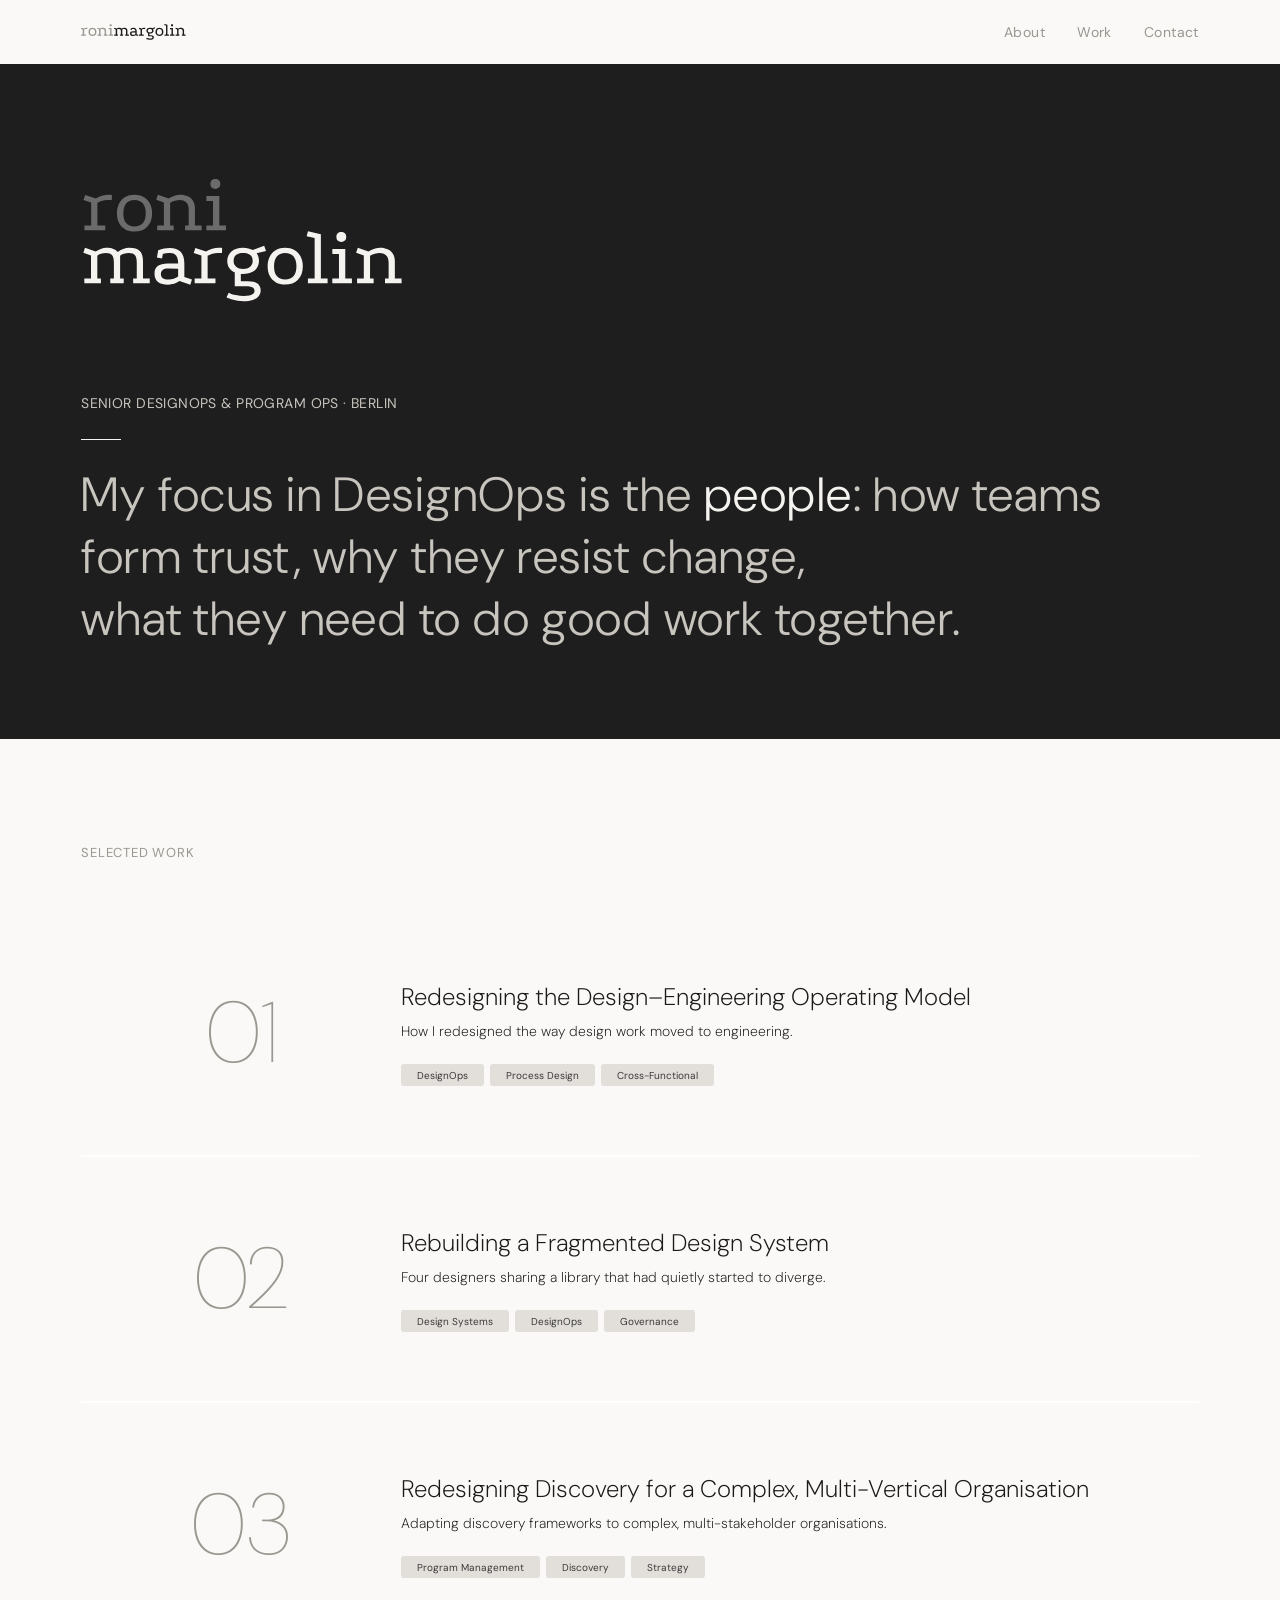
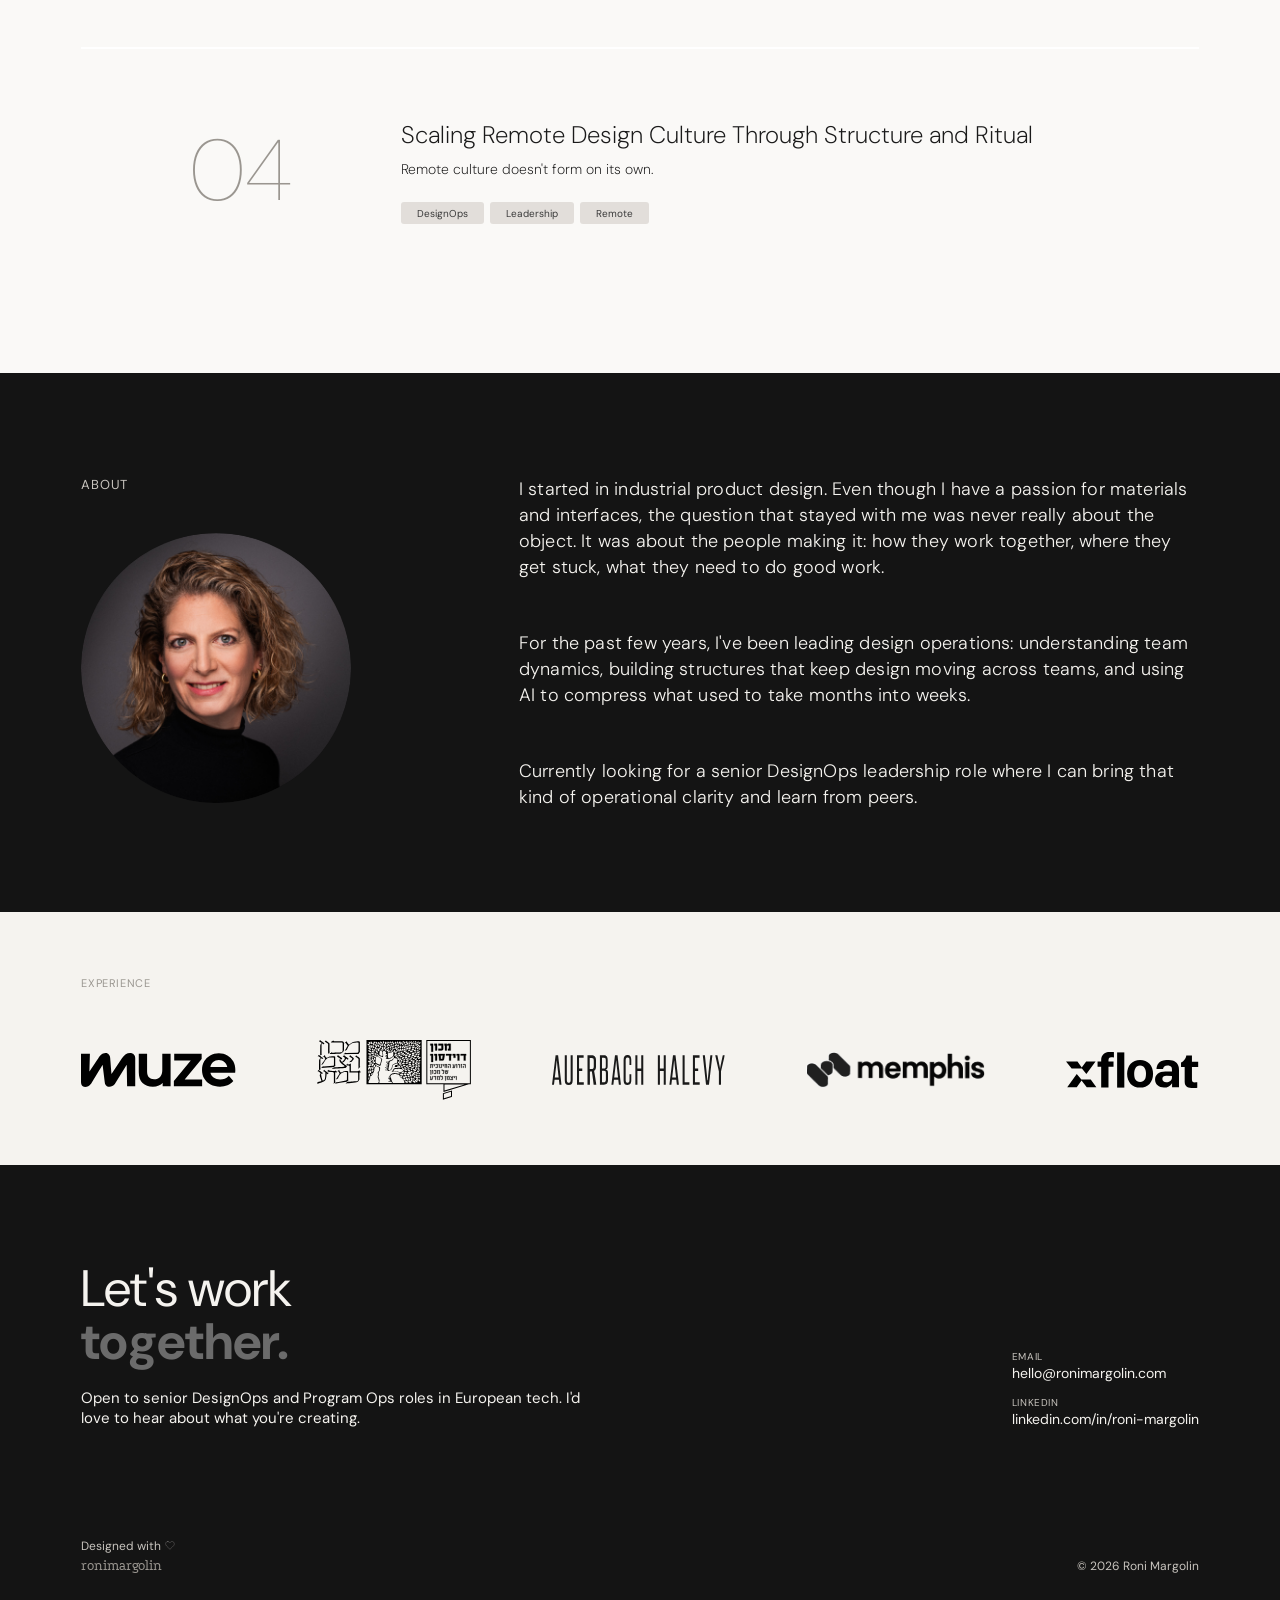
<file: index.html>
<!DOCTYPE html>
<html lang="en">
<head>
  <meta charset="UTF-8">
  <meta name="viewport" content="width=device-width, initial-scale=1.0">
  <meta name="description" content="Roni Margolin — Senior DesignOps and Program Ops, Berlin. People-first operations leadership, amplified by AI.">
  <title>Roni Margolin — Senior DesignOps &amp; Program Ops</title>
  <link rel="icon" href="favicon.ico" sizes="any">
  <link rel="icon" type="image/svg+xml" href="favicon.svg">
  <link rel="icon" type="image/png" sizes="32x32" href="favicon-32x32.png">
  <link rel="icon" type="image/png" sizes="16x16" href="favicon-16x16.png">
  <link rel="apple-touch-icon" href="apple-touch-icon.png">
  <link rel="preconnect" href="https://fonts.googleapis.com">
  <link rel="preconnect" href="https://fonts.gstatic.com" crossorigin>
  <link href="https://fonts.googleapis.com/css2?family=DM+Sans:opsz,wght@9..40,100..700&display=swap" rel="stylesheet">
  <link rel="stylesheet" href="style.css">
</head>
<body>

  <!-- NAV -->
  <nav class="nav" role="navigation" aria-label="Main navigation">
    <div class="container">
      <a href="#top" class="nav__wordmark" aria-label="Roni Margolin — home">
        <img src="assets/images/wordmark-nav.svg" alt="ronimargolin" width="105" height="16">
      </a>
      <ul class="nav__links">
        <li><a href="#about">About</a></li>
        <li><a href="#work">Work</a></li>
        <li><a href="#contact">Contact</a></li>
      </ul>
    </div>
  </nav>

  <!-- HERO -->
  <section class="hero" id="top">
    <div class="container">

      <!-- Wordmark SVG: roni (stone) / margolin (near-white) -->
      <h1 class="hero__name hero-load hero-load-1">
        <img src="assets/images/wordmark-hero.svg" alt="Roni Margolin" width="323" height="123">
      </h1>

      <!-- Role + divider + intro -->
      <div class="hero__sub hero-load hero-load-3">
        <p class="hero__role">Senior DesignOps &amp; Program Ops · Berlin</p>
        <div class="hero__divider"></div>
        <p class="hero__intro">
          My focus in DesignOps is the <strong>people</strong>:
          how teams form trust, why they resist change,<br>
          what they need to do good work together.
        </p>
      </div>

    </div>
  </section>

  <!-- WORK -->
  <section class="work" id="work">
    <div class="container">
      <p class="section-label reveal">Selected Work</p>
      <ul class="cs-list">

        <li>
          <a href="cs1.html" class="cs-item reveal">
            <span class="cs-item__number">01</span>
            <div class="cs-item__content">
              <div class="cs-item__meta">
                <h2 class="cs-item__title">Redesigning the Design–Engineering Operating Model</h2>
                <p class="cs-item__subtitle">How I redesigned the way design work moved to engineering.</p>
              </div>
              <div class="cs-item__tags">
                <span class="tag">DesignOps</span>
                <span class="tag">Process Design</span>
                <span class="tag">Cross-Functional</span>
              </div>
            </div>
          </a>
        </li>

        <li>
          <a href="cs2.html" class="cs-item reveal reveal-delay-1">
            <span class="cs-item__number">02</span>
            <div class="cs-item__content">
              <div class="cs-item__meta">
                <h2 class="cs-item__title">Rebuilding a Fragmented Design System</h2>
                <p class="cs-item__subtitle">Four designers sharing a library that had quietly started to diverge.</p>
              </div>
              <div class="cs-item__tags">
                <span class="tag">Design Systems</span>
                <span class="tag">DesignOps</span>
                <span class="tag">Governance</span>
              </div>
            </div>
          </a>
        </li>

        <li>
          <a href="cs3.html" class="cs-item reveal reveal-delay-2">
            <span class="cs-item__number">03</span>
            <div class="cs-item__content">
              <div class="cs-item__meta">
                <h2 class="cs-item__title">Redesigning Discovery for a Complex, Multi-Vertical Organisation</h2>
                <p class="cs-item__subtitle">Adapting discovery frameworks to complex, multi-stakeholder organisations.</p>
              </div>
              <div class="cs-item__tags">
                <span class="tag">Program Management</span>
                <span class="tag">Discovery</span>
                <span class="tag">Strategy</span>
              </div>
            </div>
          </a>
        </li>

        <li>
          <a href="cs4.html" class="cs-item reveal reveal-delay-3">
            <span class="cs-item__number">04</span>
            <div class="cs-item__content">
              <div class="cs-item__meta">
                <h2 class="cs-item__title">Scaling Remote Design Culture Through Structure and Ritual</h2>
                <p class="cs-item__subtitle">Remote culture doesn't form on its own.</p>
              </div>
              <div class="cs-item__tags">
                <span class="tag">DesignOps</span>
                <span class="tag">Leadership</span>
                <span class="tag">Remote</span>
              </div>
            </div>
          </a>
        </li>

      </ul>
    </div>
  </section>

  <!-- ABOUT -->
  <section class="about" id="about">
    <div class="container">
      <div class="about__left reveal">
        <p class="section-label">About</p>
        <img class="about__photo" src="profile.png" alt="Roni Margolin">
      </div>
      <div class="about__text reveal reveal-delay-1">
        <p>I started in industrial product design. Even though I have a passion for materials and interfaces, the question that stayed with me was never really about the object. It was about the people making it: how they work together, where they get stuck, what they need to do good work.</p>
        <p>For the past few years, I've been leading design operations: understanding team dynamics, building structures that keep design moving across teams, and using AI to compress what used to take months into weeks.</p>
        <p>Currently looking for a senior DesignOps leadership role where I can bring that kind of operational clarity and learn from peers.</p>
      </div>
    </div>
  </section>

  <!-- EXPERIENCE / LOGOS -->
  <section class="logos" aria-label="Companies and clients">
    <div class="container">
      <p class="logos__label reveal">Experience</p>
      <div class="logos__strip">
        <img src="assets/images/logos/muze.svg" alt="Muze" class="reveal">
        <img src="assets/images/logos/davidson.svg" alt="Davidson Science Education Institute" class="reveal reveal-delay-1 logo--featured">
        <img src="assets/images/logos/auerbach-halevy.svg" alt="Auerbach Halevy" class="reveal reveal-delay-2">
        <img src="assets/images/logos/memphis.png" alt="Memphis" class="reveal reveal-delay-3">
        <img src="assets/images/logos/xfloat.svg" alt="xfloat" class="reveal reveal-delay-4">
      </div>
    </div>
  </section>

  <!-- FOOTER / CONTACT -->
  <footer class="footer" id="contact">
    <div class="container">
      <div class="footer__inner">

        <!-- Main row: heading+sub LEFT | links RIGHT -->
        <div class="footer__main">
          <div class="footer__left">
            <div class="footer__heading-group">
              <span class="footer__heading-line1">Let's work</span>
              <span class="footer__heading-line2">together.</span>
            </div>
            <p class="footer__sub">Open to senior DesignOps and Program Ops roles in European tech. I'd love to hear about what you're creating.</p>
          </div>
          <div class="footer__links">
            <div class="footer__link-item">
              <span class="footer__link-label">Email</span>
              <a href="mailto:hello@ronimargolin.com" class="footer__link">hello@ronimargolin.com</a>
            </div>
            <div class="footer__link-item">
              <span class="footer__link-label">LinkedIn</span>
              <a href="https://www.linkedin.com/in/roni-margolin" class="footer__link" target="_blank" rel="noopener noreferrer">linkedin.com/in/roni-margolin</a>
            </div>
          </div>
        </div>

      </div>
    </div>

    <!-- Footer bottom bar -->
    <div class="footer__bottom">
      <div class="container">
        <div class="footer__credit">
          <span class="footer__credit-line">Designed with <img src="assets/images/heart-outline.svg" alt="love" class="footer__heart" width="10" height="9" aria-hidden="true"></span>
          <span class="footer__credit-wordmark">ronimargolin</span>
        </div>
        <span class="footer__copyright">© 2026 Roni Margolin</span>
      </div>
    </div>
  </footer>

  <!-- Custom cursor dot -->
  <div class="cursor-dot" aria-hidden="true"></div>

  <script src="script.js"></script>
</body>
</html>
</file>
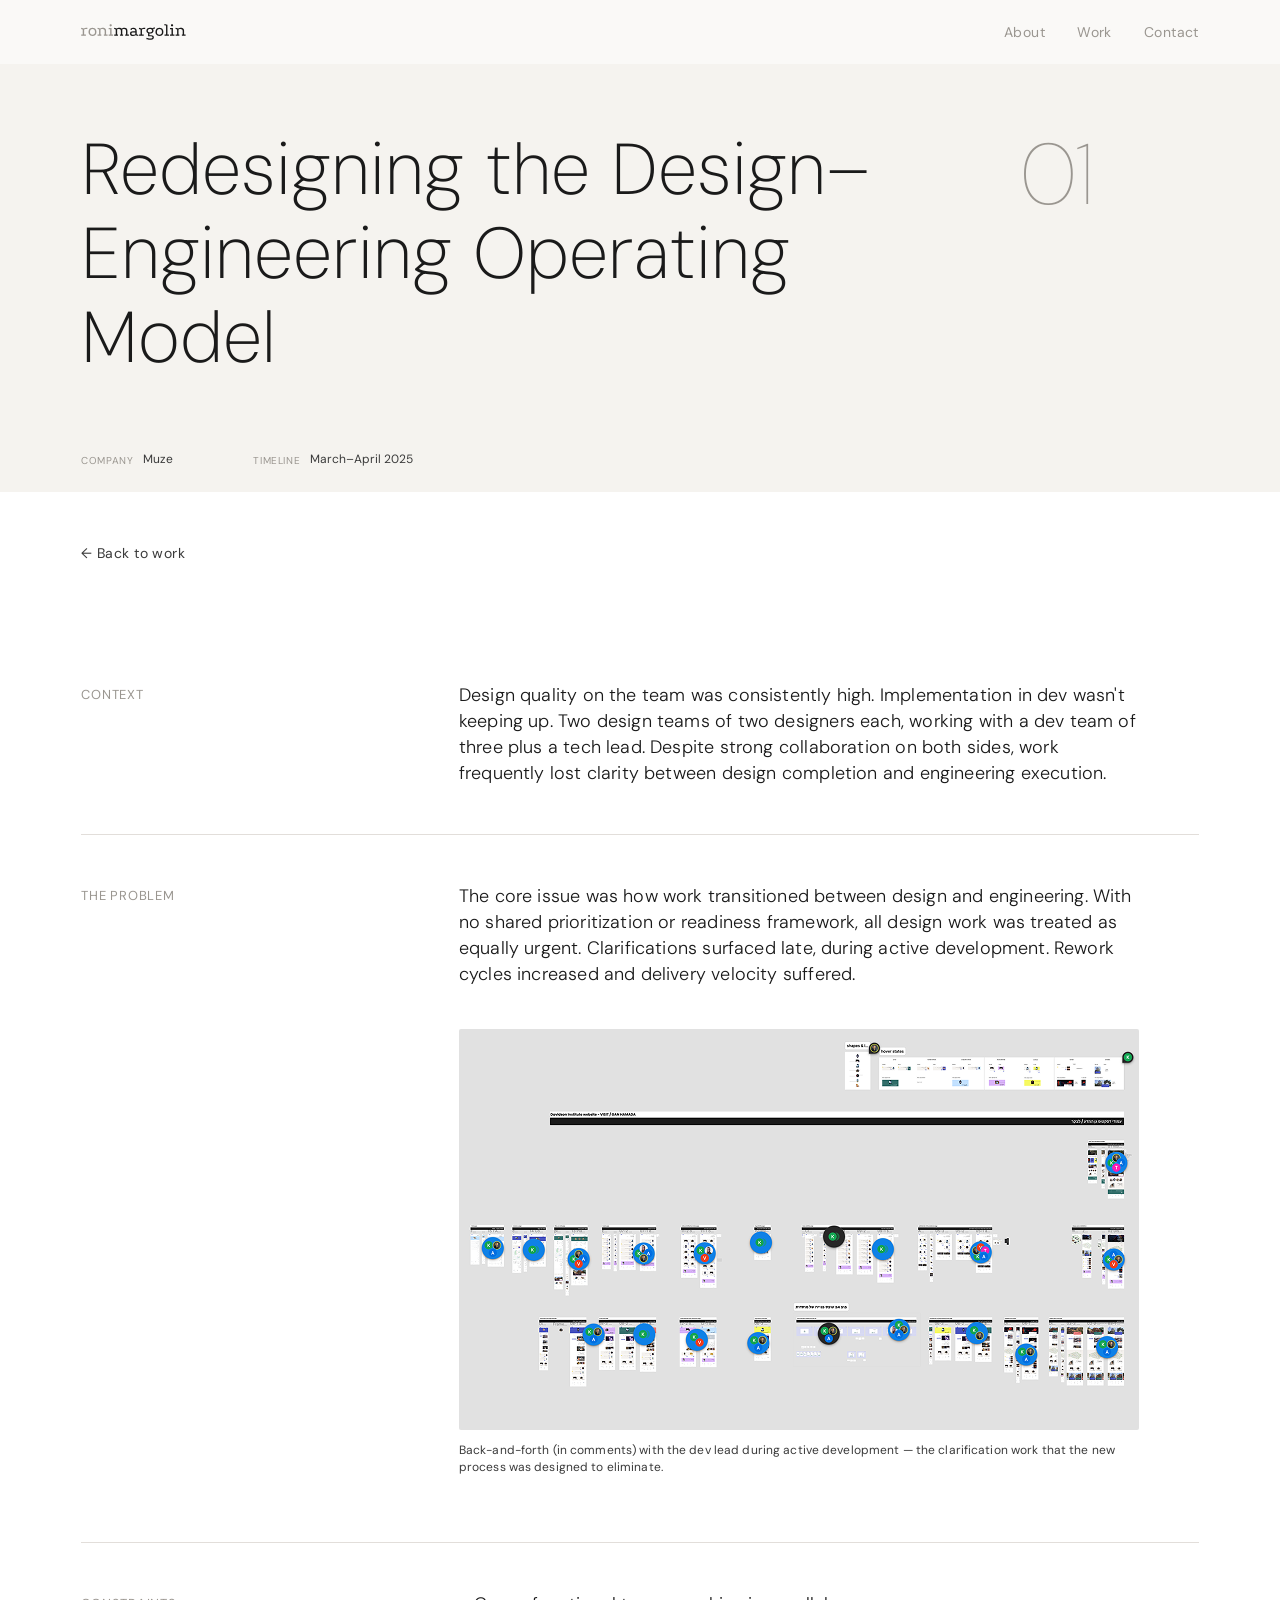
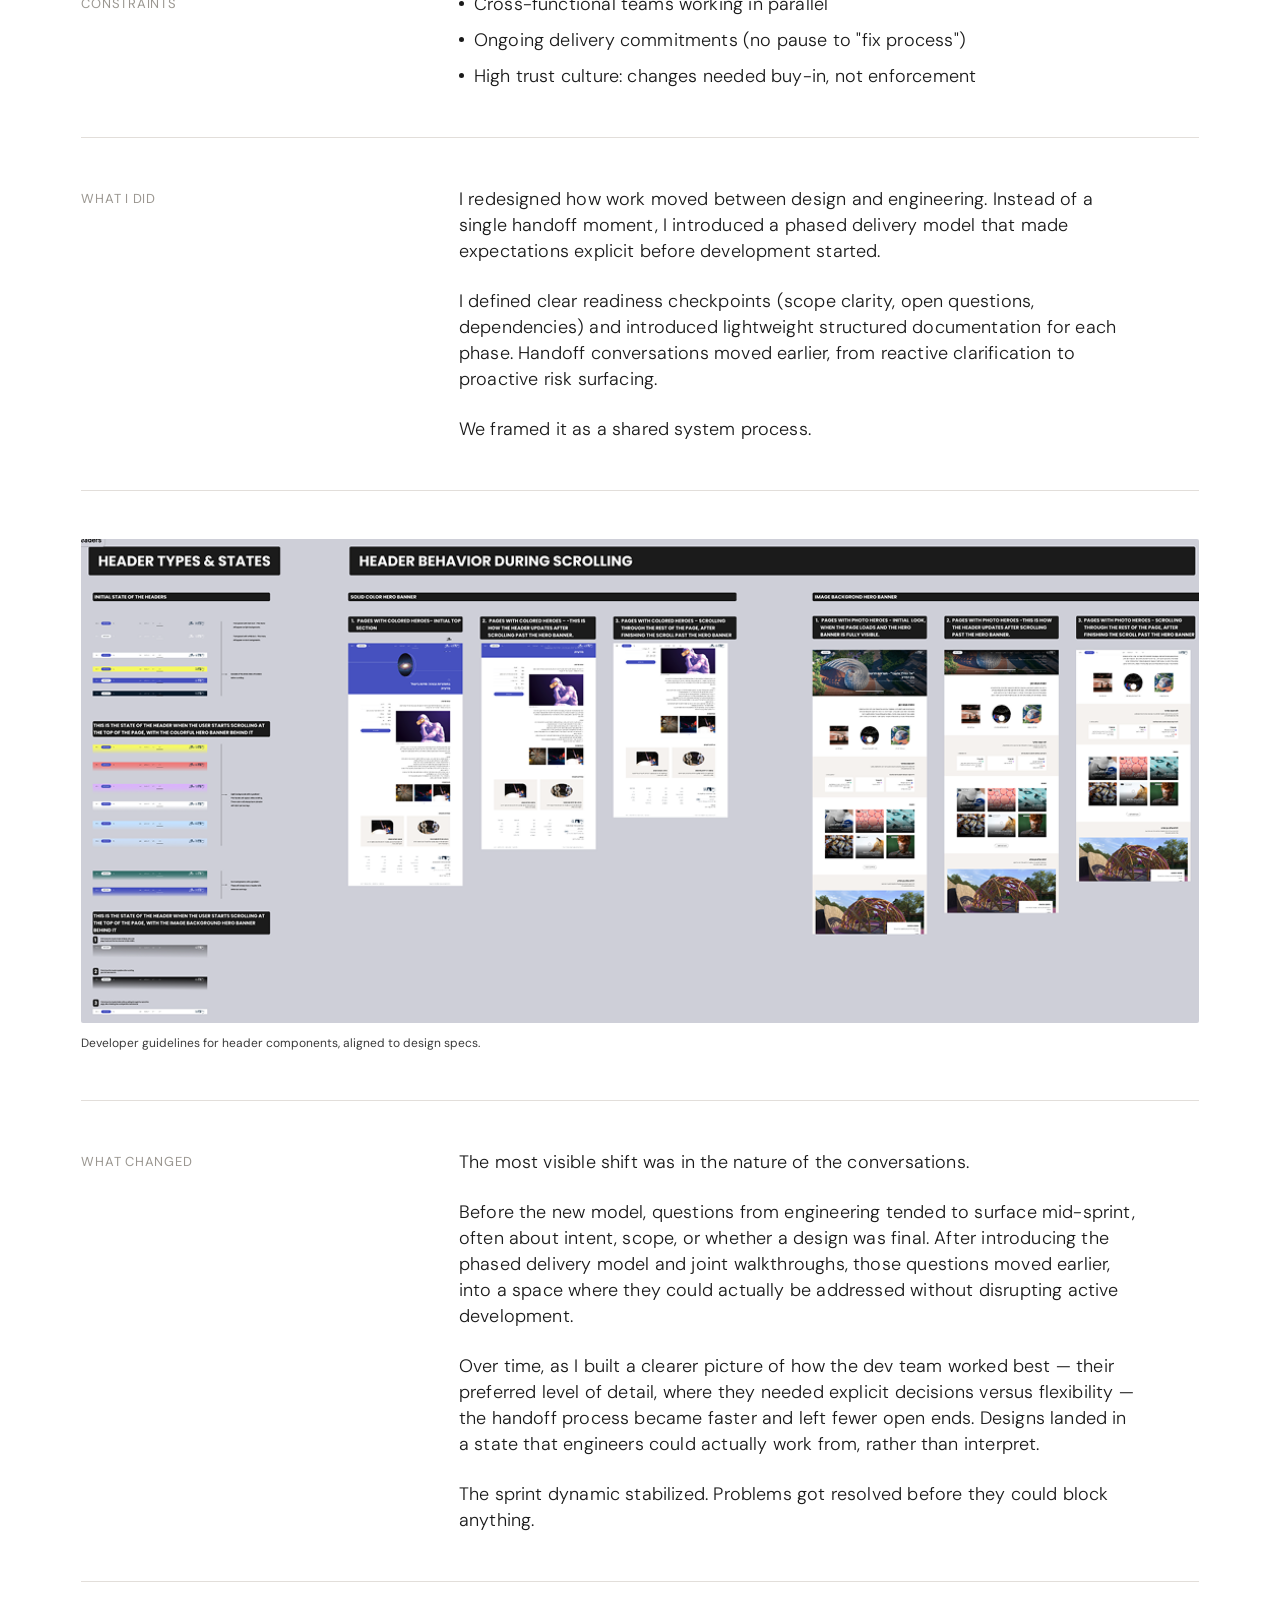
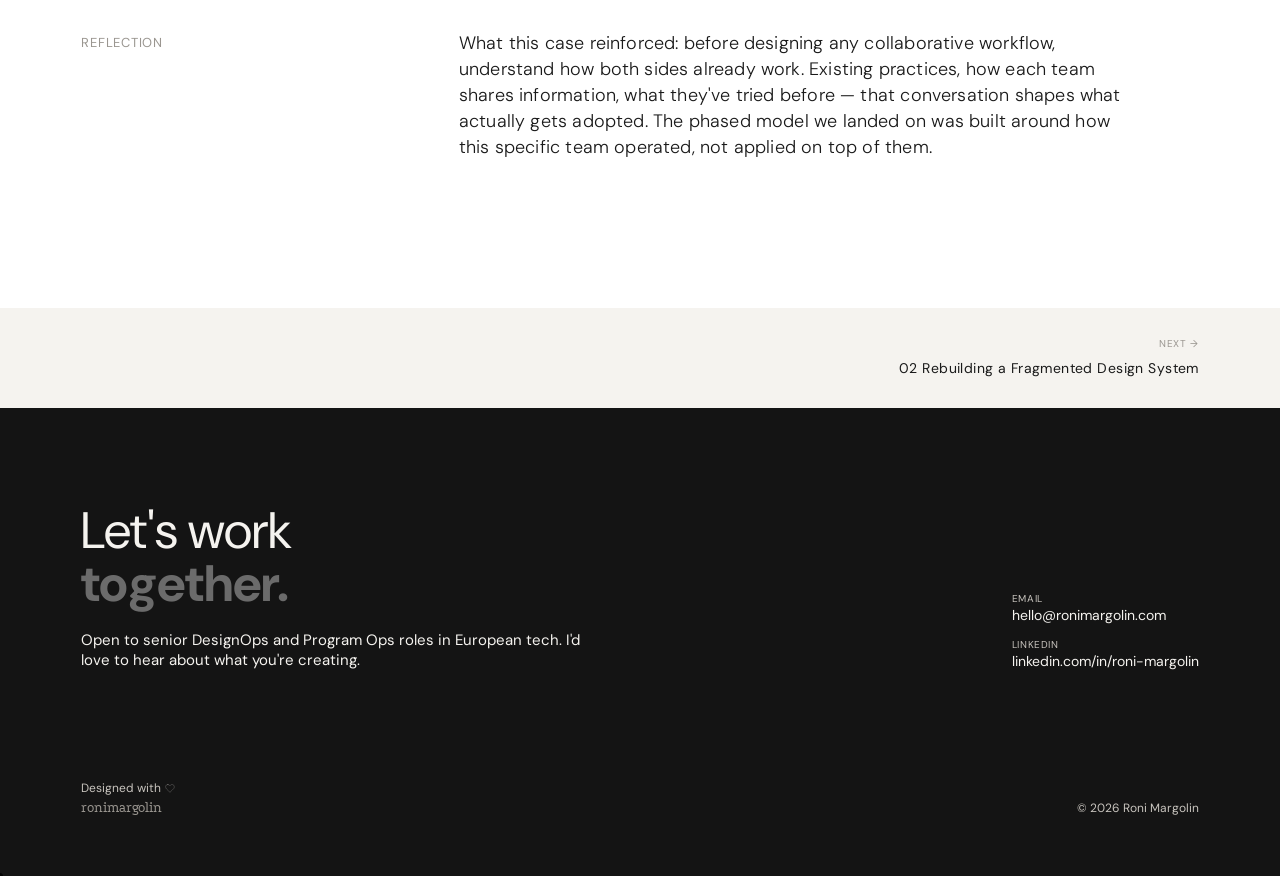
<file: cs1.html>
<!DOCTYPE html>
<html lang="en">
<head>
  <meta charset="UTF-8">
  <meta name="viewport" content="width=device-width, initial-scale=1.0">
  <meta name="description" content="Redesigning the Design–Engineering Operating Model — Roni Margolin">
  <title>CS 01 — Redesigning the Design–Engineering Operating Model · Roni Margolin</title>
  <link rel="icon" href="favicon.ico" sizes="any">
  <link rel="icon" type="image/svg+xml" href="favicon.svg">
  <link rel="icon" type="image/png" sizes="32x32" href="favicon-32x32.png">
  <link rel="icon" type="image/png" sizes="16x16" href="favicon-16x16.png">
  <link rel="apple-touch-icon" href="apple-touch-icon.png">
  <link rel="preconnect" href="https://fonts.googleapis.com">
  <link rel="preconnect" href="https://fonts.gstatic.com" crossorigin>
  <link href="https://fonts.googleapis.com/css2?family=DM+Sans:opsz,wght@9..40,100..700&display=swap" rel="stylesheet">
  <link rel="stylesheet" href="style.css">
</head>
<body class="cs-page" id="top">

  <!-- NAV -->
  <nav class="nav" role="navigation" aria-label="Main navigation">
    <div class="container">
      <a href="index.html" class="nav__wordmark" aria-label="Roni Margolin — home">
        <img src="assets/images/wordmark-nav.svg" alt="ronimargolin" width="105" height="16">
      </a>
      <ul class="nav__links">
        <li><a href="index.html#about">About</a></li>
        <li><a href="index.html#work">Work</a></li>
        <li><a href="index.html#contact">Contact</a></li>
      </ul>
    </div>
  </nav>

  <!-- CS HEADER -->
  <header class="cs-header">
    <div class="container">
      <div class="cs-header__title-row">
        <h1 class="cs-header__title">Redesigning the Design–Engineering Operating Model</h1>
        <span class="cs-header__number">01</span>
      </div>
      <div class="cs-header__meta">
        <div class="metadata-item">
          <span class="metadata-item__label">Company</span>
          <span class="metadata-item__value">Muze</span>
        </div>
        <div class="metadata-item">
          <span class="metadata-item__label">Timeline</span>
          <span class="metadata-item__value">March–April 2025</span>
        </div>
      </div>
    </div>
  </header>

  <!-- BACK LINK -->
  <a href="index.html#work" class="cs-back">
    <div class="container">← Back to work</div>
  </a>

  <!-- CS BODY -->
  <article class="cs-body">
    <div class="container">

      <div class="cs-section reveal">
        <span class="cs-section-label">Context</span>
        <div class="cs-section__content">
          <p>Design quality on the team was consistently high. Implementation in dev wasn't keeping up. Two design teams of two designers each, working with a dev team of three plus a tech lead. Despite strong collaboration on both sides, work frequently lost clarity between design completion and engineering execution.</p>
        </div>
      </div>

      <div class="cs-section reveal">
        <span class="cs-section-label">The Problem</span>
        <div class="cs-section__content">
          <p>The core issue was how work transitioned between design and engineering. With no shared prioritization or readiness framework, all design work was treated as equally urgent. Clarifications surfaced late, during active development. Rework cycles increased and delivery velocity suffered.</p>
          <div class="cs-visual--inline">
            <img src="assets/images/cs/cs2-visual-2.png" alt="Back-and-forth comments with the dev lead during active development">
            <p class="cs-visual__caption">Back-and-forth (in comments) with the dev lead during active development — the clarification work that the new process was designed to eliminate.</p>
          </div>
        </div>
      </div>

      <div class="cs-section reveal">
        <span class="cs-section-label">Constraints</span>
        <div class="cs-section__content">
          <ul>
            <li>Cross-functional teams working in parallel</li>
            <li>Ongoing delivery commitments (no pause to "fix process")</li>
            <li>High trust culture: changes needed buy-in, not enforcement</li>
          </ul>
        </div>
      </div>

      <div class="cs-section reveal">
        <span class="cs-section-label">What I Did</span>
        <div class="cs-section__content">
          <p>I redesigned how work moved between design and engineering. Instead of a single handoff moment, I introduced a phased delivery model that made expectations explicit before development started.</p>
          <p>I defined clear readiness checkpoints (scope clarity, open questions, dependencies) and introduced lightweight structured documentation for each phase. Handoff conversations moved earlier, from reactive clarification to proactive risk surfacing.</p>
          <p>We framed it as a shared system process.</p>
        </div>
      </div>

      <div class="cs-visual reveal">
        <img src="assets/images/cs/cs2-visual-3.png" alt="DS and dev guidelines headers — shared documentation aligned to design specs">
        <p class="cs-visual__caption">Developer guidelines for header components, aligned to design specs.</p>
      </div>

      <div class="cs-section reveal">
        <span class="cs-section-label">What Changed</span>
        <div class="cs-section__content">
          <p>The most visible shift was in the nature of the conversations.</p>
          <p>Before the new model, questions from engineering tended to surface mid-sprint, often about intent, scope, or whether a design was final. After introducing the phased delivery model and joint walkthroughs, those questions moved earlier, into a space where they could actually be addressed without disrupting active development.</p>
          <p>Over time, as I built a clearer picture of how the dev team worked best — their preferred level of detail, where they needed explicit decisions versus flexibility — the handoff process became faster and left fewer open ends. Designs landed in a state that engineers could actually work from, rather than interpret.</p>
          <p>The sprint dynamic stabilized. Problems got resolved before they could block anything.</p>
        </div>
      </div>

      <div class="cs-section reveal">
        <span class="cs-section-label">Reflection</span>
        <div class="cs-section__content">
          <p>What this case reinforced: before designing any collaborative workflow, understand how both sides already work. Existing practices, how each team shares information, what they've tried before — that conversation shapes what actually gets adopted. The phased model we landed on was built around how this specific team operated, not applied on top of them.</p>
        </div>
      </div>

    </div>
  </article>

  <!-- BOTTOM NAV -->
  <nav class="cs-bottom-nav" aria-label="Case study navigation">
    <div class="container">
      <a href="cs2.html" class="cs-nav-link cs-nav-link--next">
        <span class="cs-nav-link__dir">Next →</span>
        <span class="cs-nav-link__title">02 Rebuilding a Fragmented Design System</span>
      </a>
    </div>
  </nav>

  <!-- FOOTER -->
  <footer class="footer" id="contact">
    <div class="container">
      <div class="footer__inner">
        <div class="footer__main">
          <div class="footer__left">
            <div class="footer__heading-group">
              <span class="footer__heading-line1">Let's work</span>
              <span class="footer__heading-line2">together.</span>
            </div>
            <p class="footer__sub">Open to senior DesignOps and Program Ops roles in European tech. I'd love to hear about what you're creating.</p>
          </div>
          <div class="footer__links">
            <div class="footer__link-item">
              <span class="footer__link-label">Email</span>
              <a href="mailto:hello@ronimargolin.com" class="footer__link">hello@ronimargolin.com</a>
            </div>
            <div class="footer__link-item">
              <span class="footer__link-label">LinkedIn</span>
              <a href="https://www.linkedin.com/in/roni-margolin" class="footer__link" target="_blank" rel="noopener noreferrer">linkedin.com/in/roni-margolin</a>
            </div>
          </div>
        </div>
      </div>
    </div>
    <div class="footer__bottom">
      <div class="container">
        <div class="footer__credit">
          <span class="footer__credit-line">Designed with <img src="assets/images/heart-outline.svg" alt="love" class="footer__heart" width="10" height="9" aria-hidden="true"></span>
          <span class="footer__credit-wordmark">ronimargolin</span>
        </div>
        <span class="footer__copyright">© 2026 Roni Margolin</span>
      </div>
    </div>
  </footer>

  <a href="#top" class="back-to-top" aria-label="Back to top">↑</a>
  <div class="cursor-dot" aria-hidden="true"></div>
  <script src="script.js"></script>
</body>
</html>
</file>
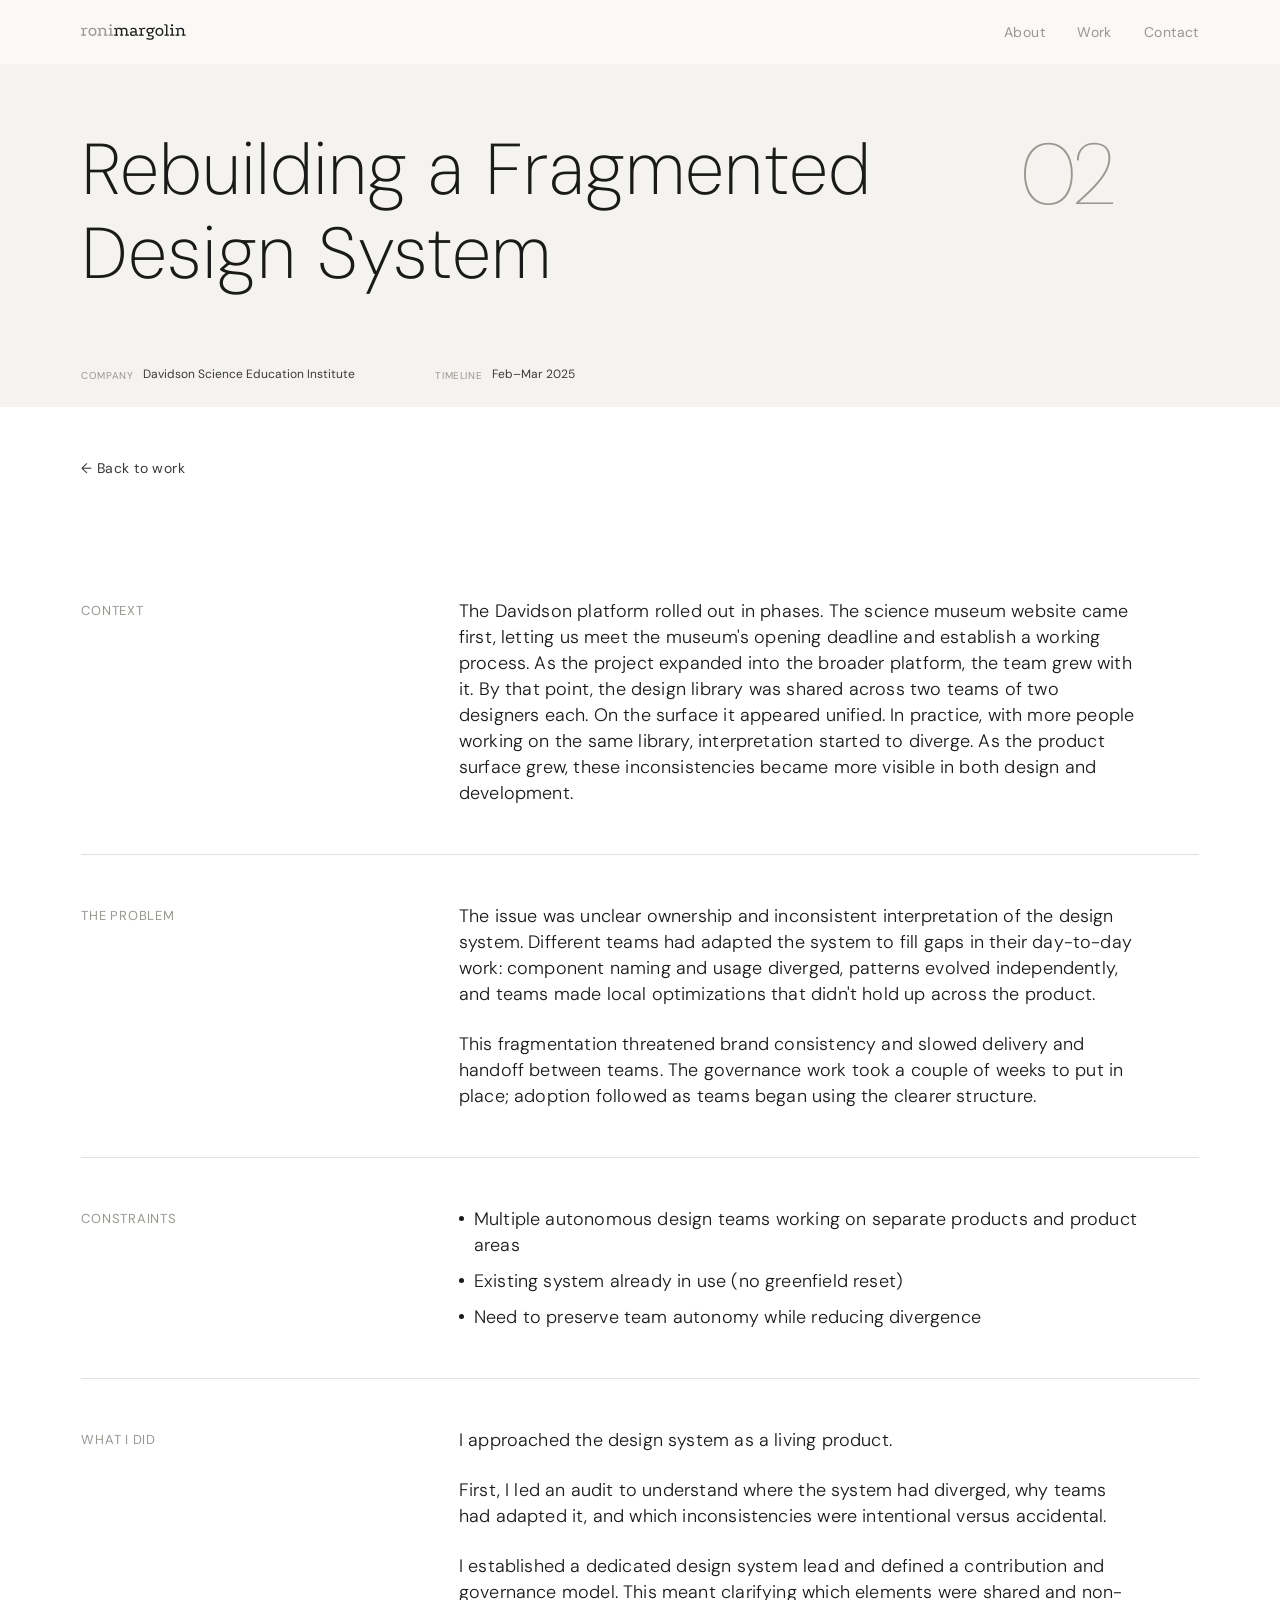
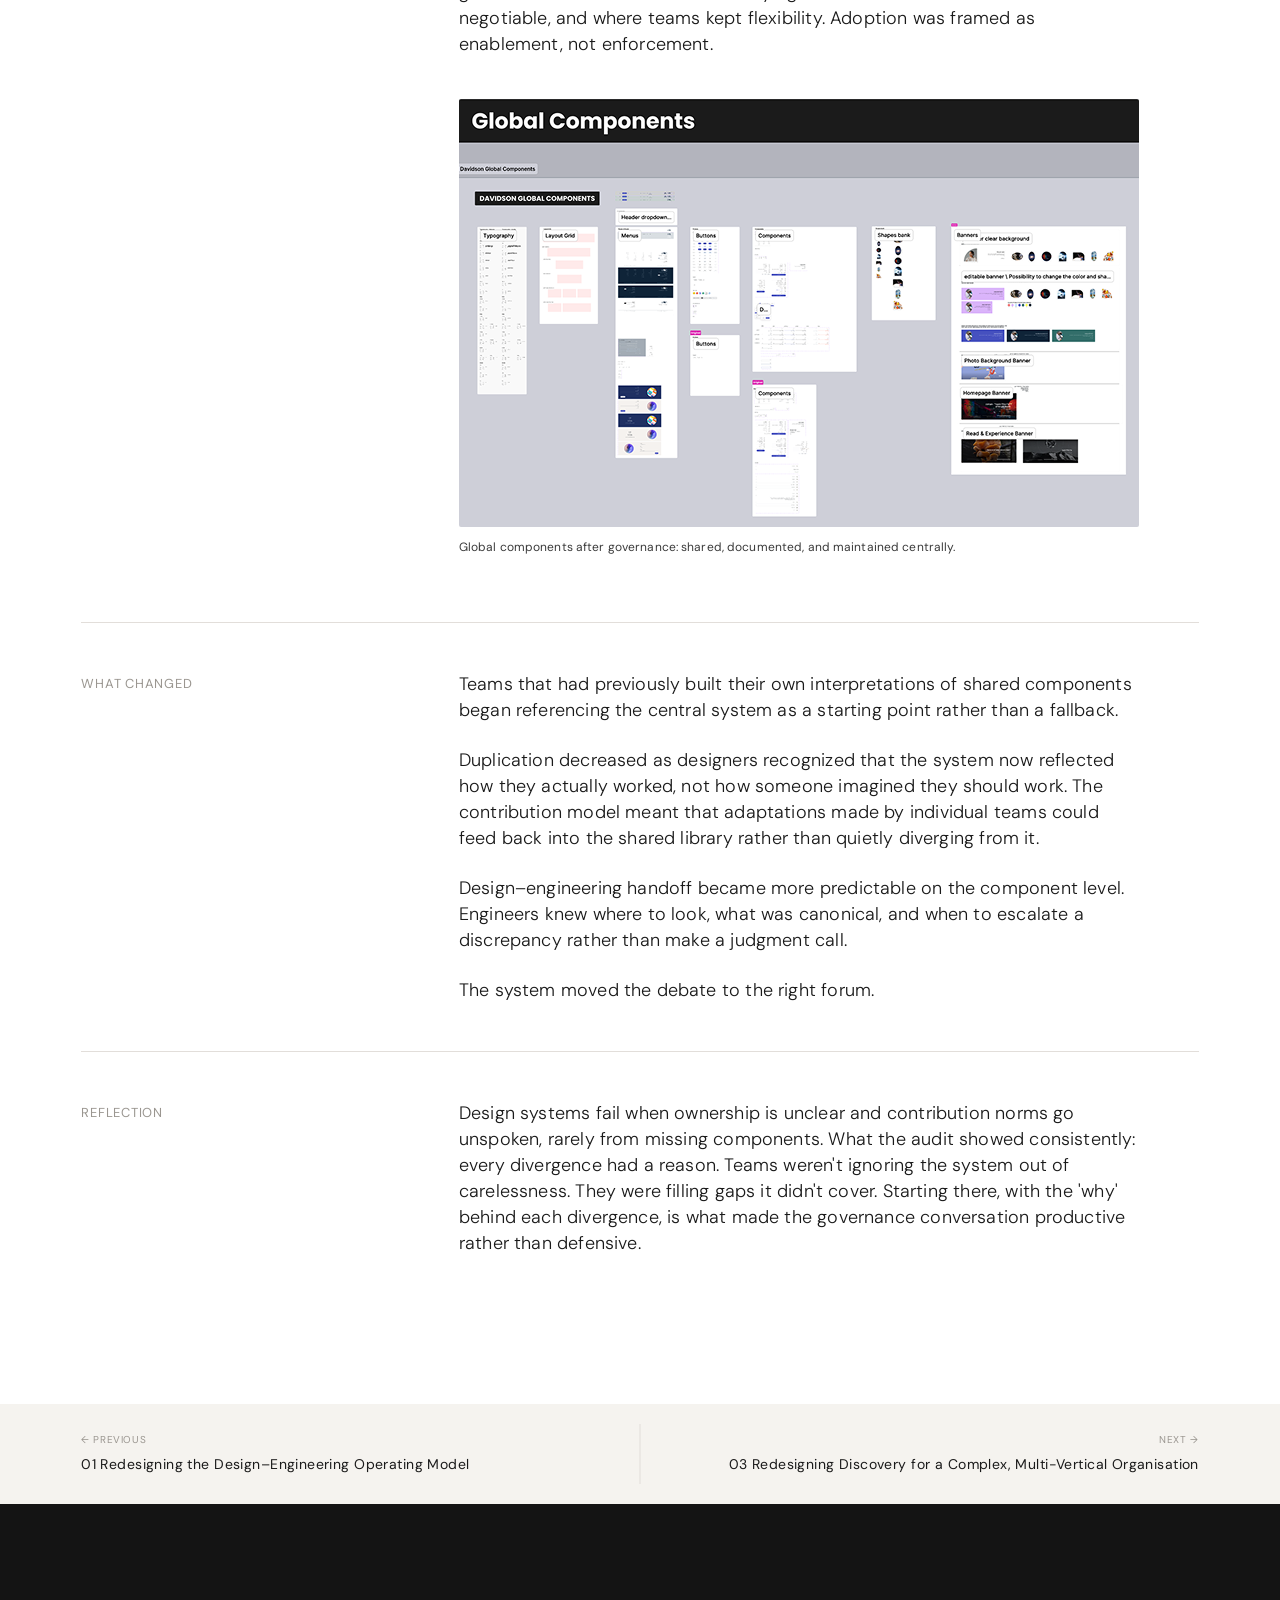
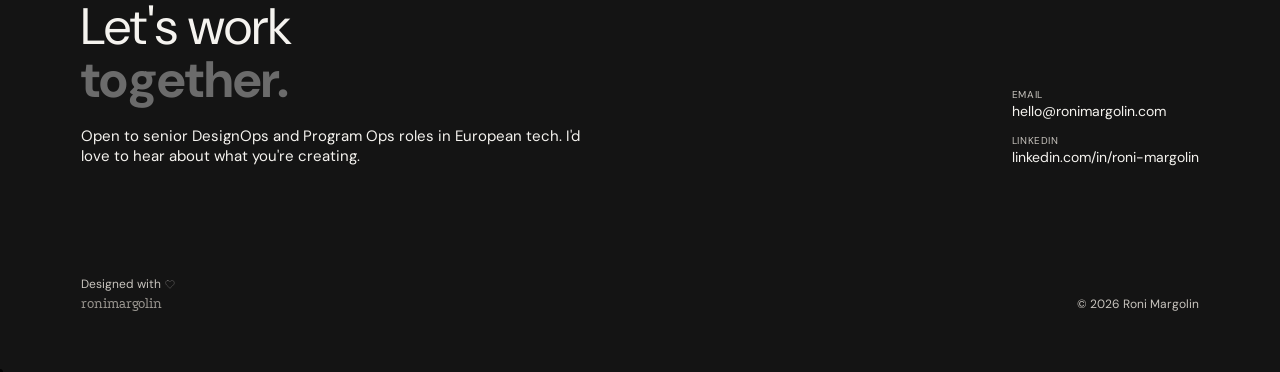
<file: cs2.html>
<!DOCTYPE html>
<html lang="en">
<head>
  <meta charset="UTF-8">
  <meta name="viewport" content="width=device-width, initial-scale=1.0">
  <meta name="description" content="Rebuilding a Fragmented Design System — Roni Margolin">
  <title>CS 02 — Rebuilding a Fragmented Design System · Roni Margolin</title>
  <link rel="icon" href="favicon.ico" sizes="any">
  <link rel="icon" type="image/svg+xml" href="favicon.svg">
  <link rel="icon" type="image/png" sizes="32x32" href="favicon-32x32.png">
  <link rel="icon" type="image/png" sizes="16x16" href="favicon-16x16.png">
  <link rel="apple-touch-icon" href="apple-touch-icon.png">
  <link rel="preconnect" href="https://fonts.googleapis.com">
  <link rel="preconnect" href="https://fonts.gstatic.com" crossorigin>
  <link href="https://fonts.googleapis.com/css2?family=DM+Sans:opsz,wght@9..40,100..700&display=swap" rel="stylesheet">
  <link rel="stylesheet" href="style.css">
</head>
<body class="cs-page" id="top">

  <!-- NAV -->
  <nav class="nav" role="navigation" aria-label="Main navigation">
    <div class="container">
      <a href="index.html" class="nav__wordmark" aria-label="Roni Margolin — home">
        <img src="assets/images/wordmark-nav.svg" alt="ronimargolin" width="105" height="16">
      </a>
      <ul class="nav__links">
        <li><a href="index.html#about">About</a></li>
        <li><a href="index.html#work">Work</a></li>
        <li><a href="index.html#contact">Contact</a></li>
      </ul>
    </div>
  </nav>

  <!-- CS HEADER -->
  <header class="cs-header">
    <div class="container">
      <div class="cs-header__title-row">
        <h1 class="cs-header__title">Rebuilding a Fragmented Design System</h1>
        <span class="cs-header__number">02</span>
      </div>
      <div class="cs-header__meta">
        <div class="metadata-item">
          <span class="metadata-item__label">Company</span>
          <span class="metadata-item__value">Davidson Science Education Institute</span>
        </div>
        <div class="metadata-item">
          <span class="metadata-item__label">Timeline</span>
          <span class="metadata-item__value">Feb–Mar 2025</span>
        </div>
      </div>
    </div>
  </header>

  <!-- BACK LINK -->
  <a href="index.html#work" class="cs-back">
    <div class="container">← Back to work</div>
  </a>

  <!-- CS BODY -->
  <article class="cs-body">
    <div class="container">

      <div class="cs-section reveal">
        <span class="cs-section-label">Context</span>
        <div class="cs-section__content">
          <p>The Davidson platform rolled out in phases. The science museum website came first, letting us meet the museum's opening deadline and establish a working process. As the project expanded into the broader platform, the team grew with it. By that point, the design library was shared across two teams of two designers each. On the surface it appeared unified. In practice, with more people working on the same library, interpretation started to diverge. As the product surface grew, these inconsistencies became more visible in both design and development.</p>
        </div>
      </div>

      <div class="cs-section reveal">
        <span class="cs-section-label">The Problem</span>
        <div class="cs-section__content">
          <p>The issue was unclear ownership and inconsistent interpretation of the design system. Different teams had adapted the system to fill gaps in their day-to-day work: component naming and usage diverged, patterns evolved independently, and teams made local optimizations that didn't hold up across the product.</p>
          <p>This fragmentation threatened brand consistency and slowed delivery and handoff between teams. The governance work took a couple of weeks to put in place; adoption followed as teams began using the clearer structure.</p>
        </div>
      </div>

      <div class="cs-section reveal">
        <span class="cs-section-label">Constraints</span>
        <div class="cs-section__content">
          <ul>
            <li>Multiple autonomous design teams working on separate products and product areas</li>
            <li>Existing system already in use (no greenfield reset)</li>
            <li>Need to preserve team autonomy while reducing divergence</li>
          </ul>
        </div>
      </div>

      <div class="cs-section reveal">
        <span class="cs-section-label">What I Did</span>
        <div class="cs-section__content">
          <p>I approached the design system as a living product.</p>
          <p>First, I led an audit to understand where the system had diverged, why teams had adapted it, and which inconsistencies were intentional versus accidental.</p>
          <p>I established a dedicated design system lead and defined a contribution and governance model. This meant clarifying which elements were shared and non-negotiable, and where teams kept flexibility. Adoption was framed as enablement, not enforcement.</p>
          <div class="cs-visual--inline">
            <img src="assets/images/cs/cs2-visual-1.png" alt="Global components overview in the design system">
            <p class="cs-visual__caption">Global components after governance: shared, documented, and maintained centrally.</p>
          </div>
        </div>
      </div>

      <div class="cs-section reveal">
        <span class="cs-section-label">What Changed</span>
        <div class="cs-section__content">
          <p>Teams that had previously built their own interpretations of shared components began referencing the central system as a starting point rather than a fallback.</p>
          <p>Duplication decreased as designers recognized that the system now reflected how they actually worked, not how someone imagined they should work. The contribution model meant that adaptations made by individual teams could feed back into the shared library rather than quietly diverging from it.</p>
          <p>Design–engineering handoff became more predictable on the component level. Engineers knew where to look, what was canonical, and when to escalate a discrepancy rather than make a judgment call.</p>
          <p>The system moved the debate to the right forum.</p>
        </div>
      </div>

      <div class="cs-section reveal">
        <span class="cs-section-label">Reflection</span>
        <div class="cs-section__content">
          <p>Design systems fail when ownership is unclear and contribution norms go unspoken, rarely from missing components. What the audit showed consistently: every divergence had a reason. Teams weren't ignoring the system out of carelessness. They were filling gaps it didn't cover. Starting there, with the 'why' behind each divergence, is what made the governance conversation productive rather than defensive.</p>
        </div>
      </div>

    </div>
  </article>

  <!-- BOTTOM NAV -->
  <nav class="cs-bottom-nav" aria-label="Case study navigation">
    <div class="container">
      <a href="cs1.html" class="cs-nav-link cs-nav-link--prev">
        <span class="cs-nav-link__dir">← Previous</span>
        <span class="cs-nav-link__title">01 Redesigning the Design–Engineering Operating Model</span>
      </a>
      <a href="cs3.html" class="cs-nav-link cs-nav-link--next">
        <span class="cs-nav-link__dir">Next →</span>
        <span class="cs-nav-link__title">03 Redesigning Discovery for a Complex, Multi-Vertical Organisation</span>
      </a>
    </div>
  </nav>

  <!-- FOOTER -->
  <footer class="footer" id="contact">
    <div class="container">
      <div class="footer__inner">
        <div class="footer__main">
          <div class="footer__left">
            <div class="footer__heading-group">
              <span class="footer__heading-line1">Let's work</span>
              <span class="footer__heading-line2">together.</span>
            </div>
            <p class="footer__sub">Open to senior DesignOps and Program Ops roles in European tech. I'd love to hear about what you're creating.</p>
          </div>
          <div class="footer__links">
            <div class="footer__link-item">
              <span class="footer__link-label">Email</span>
              <a href="mailto:hello@ronimargolin.com" class="footer__link">hello@ronimargolin.com</a>
            </div>
            <div class="footer__link-item">
              <span class="footer__link-label">LinkedIn</span>
              <a href="https://www.linkedin.com/in/roni-margolin" class="footer__link" target="_blank" rel="noopener noreferrer">linkedin.com/in/roni-margolin</a>
            </div>
          </div>
        </div>
      </div>
    </div>
    <div class="footer__bottom">
      <div class="container">
        <div class="footer__credit">
          <span class="footer__credit-line">Designed with <img src="assets/images/heart-outline.svg" alt="love" class="footer__heart" width="10" height="9" aria-hidden="true"></span>
          <span class="footer__credit-wordmark">ronimargolin</span>
        </div>
        <span class="footer__copyright">© 2026 Roni Margolin</span>
      </div>
    </div>
  </footer>

  <a href="#top" class="back-to-top" aria-label="Back to top">↑</a>
  <div class="cursor-dot" aria-hidden="true"></div>
  <script src="script.js"></script>
</body>
</html>
</file>
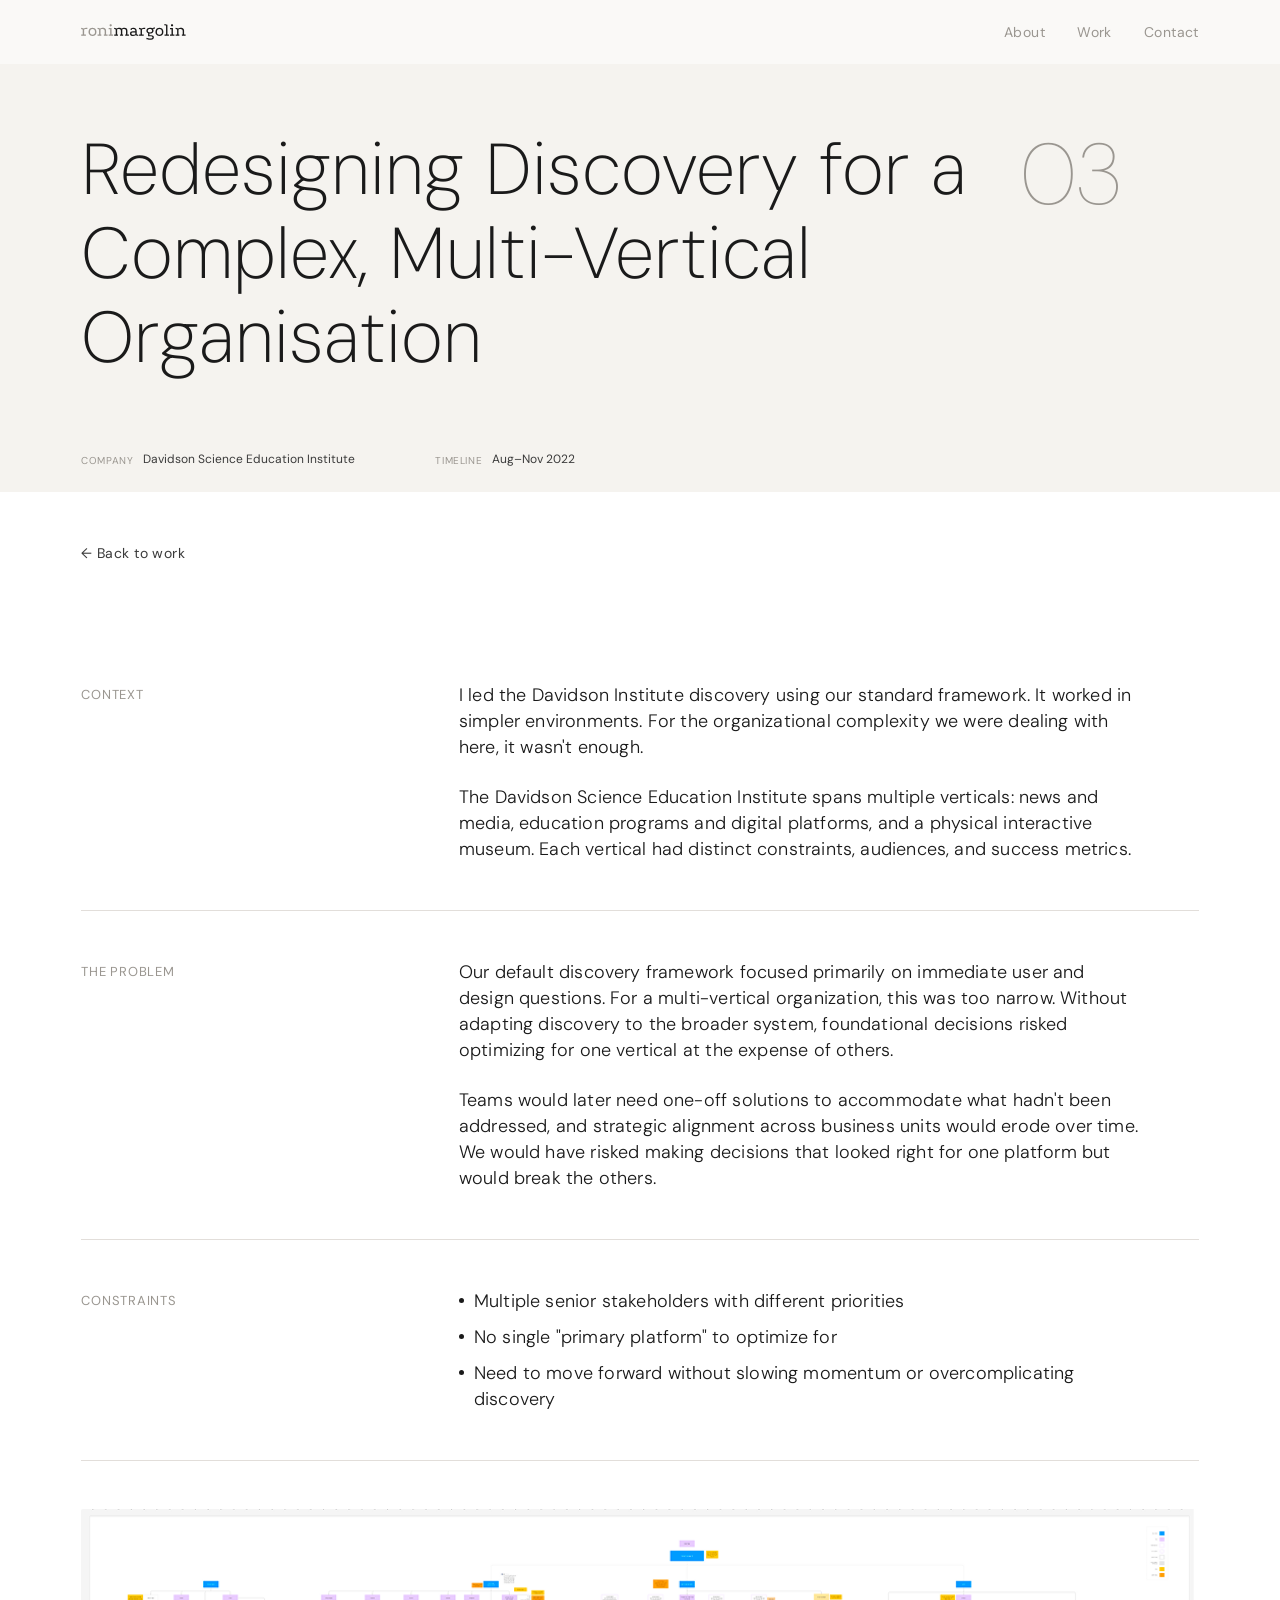
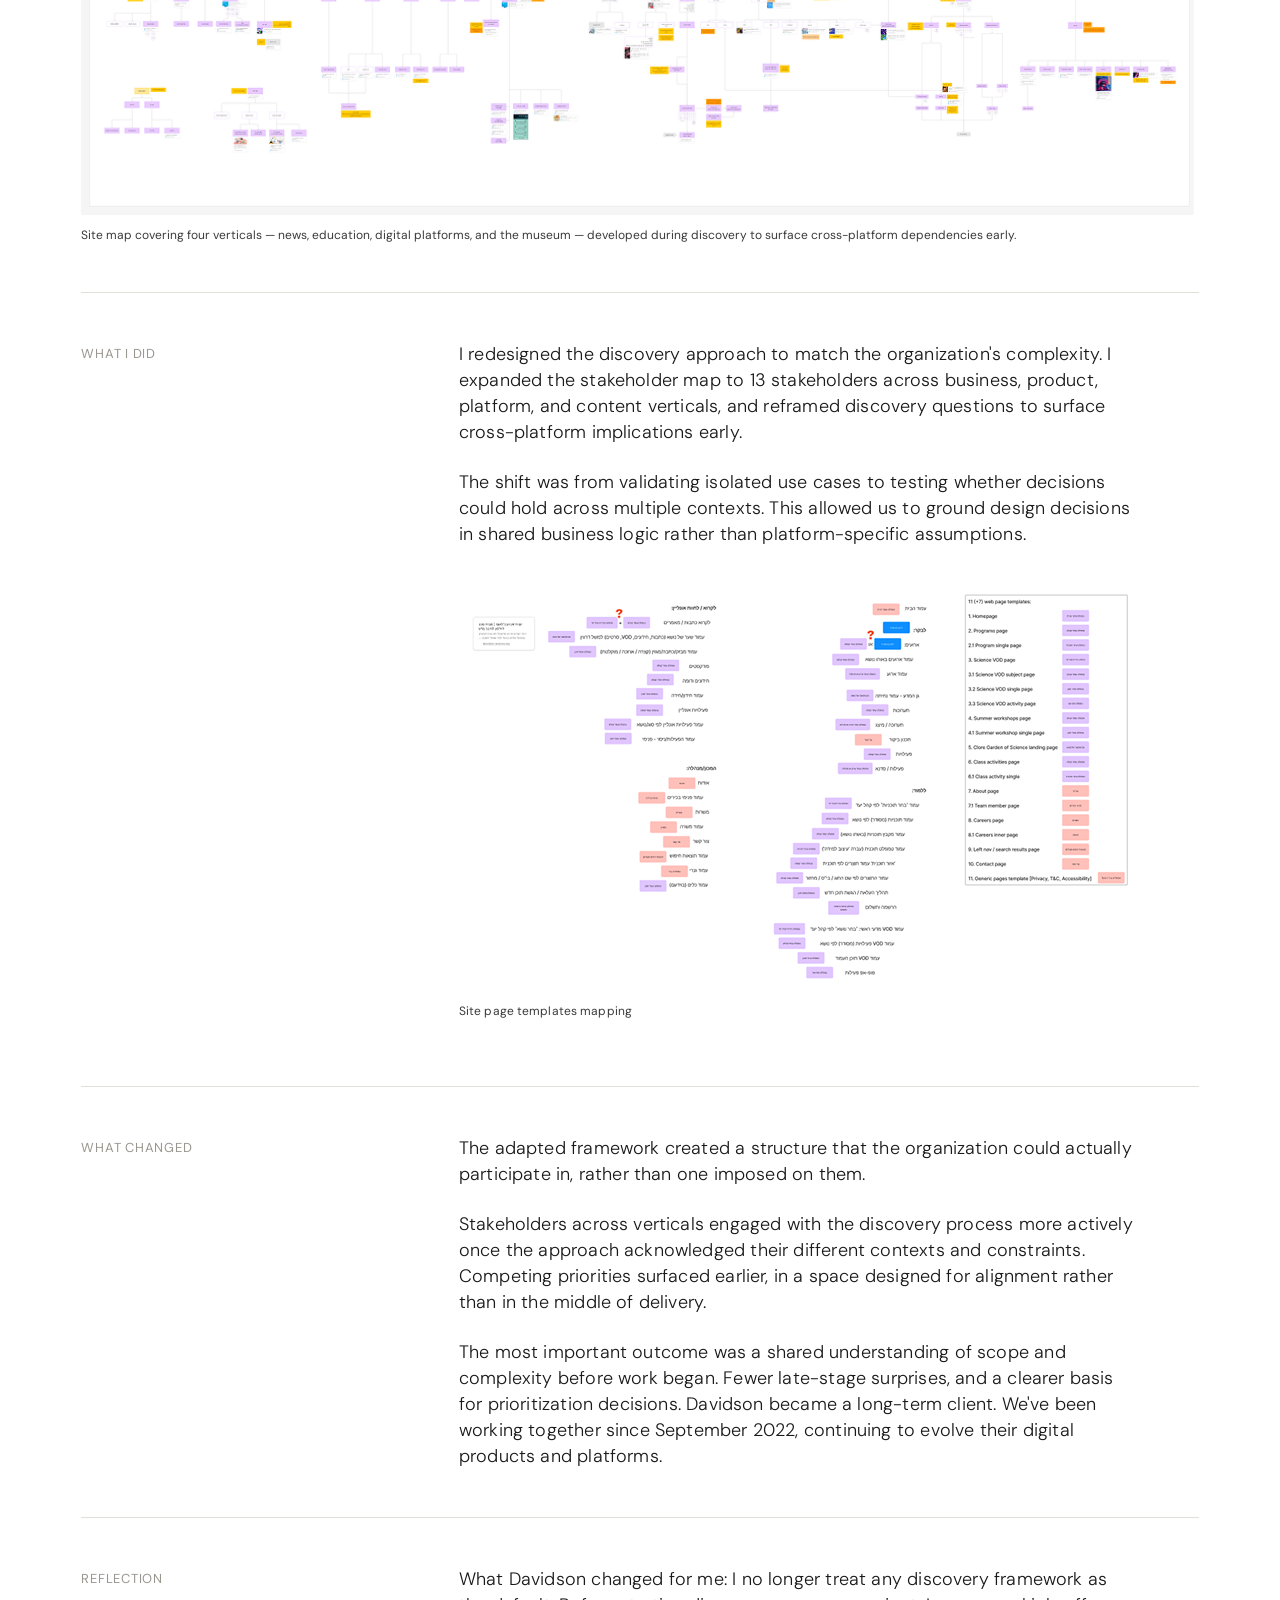
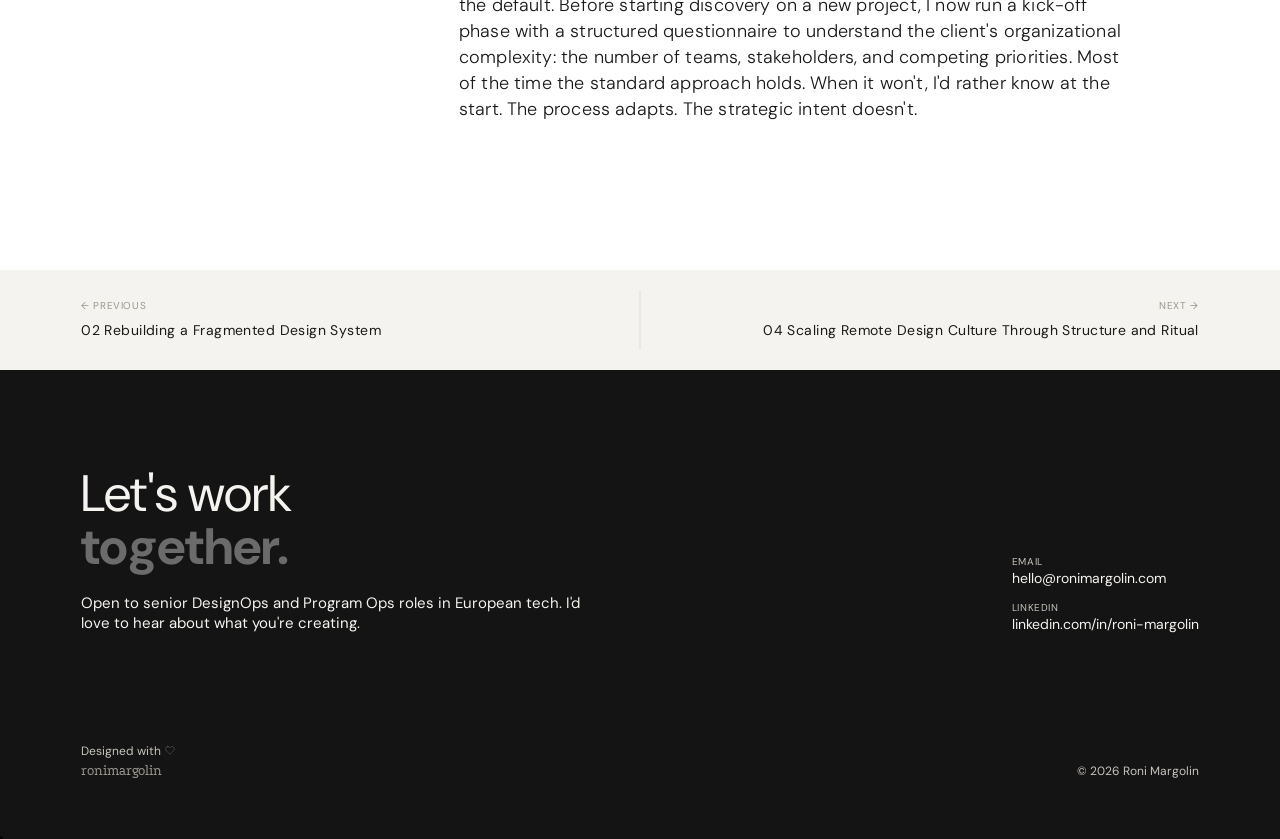
<file: cs3.html>
<!DOCTYPE html>
<html lang="en">
<head>
  <meta charset="UTF-8">
  <meta name="viewport" content="width=device-width, initial-scale=1.0">
  <meta name="description" content="Redesigning Discovery for a Complex, Multi-Vertical Organisation — Roni Margolin">
  <title>CS 03 — Redesigning Discovery for a Complex, Multi-Vertical Organisation · Roni Margolin</title>
  <link rel="icon" href="favicon.ico" sizes="any">
  <link rel="icon" type="image/svg+xml" href="favicon.svg">
  <link rel="icon" type="image/png" sizes="32x32" href="favicon-32x32.png">
  <link rel="icon" type="image/png" sizes="16x16" href="favicon-16x16.png">
  <link rel="apple-touch-icon" href="apple-touch-icon.png">
  <link rel="preconnect" href="https://fonts.googleapis.com">
  <link rel="preconnect" href="https://fonts.gstatic.com" crossorigin>
  <link href="https://fonts.googleapis.com/css2?family=DM+Sans:opsz,wght@9..40,100..700&display=swap" rel="stylesheet">
  <link rel="stylesheet" href="style.css">
</head>
<body class="cs-page" id="top">

  <!-- NAV -->
  <nav class="nav" role="navigation" aria-label="Main navigation">
    <div class="container">
      <a href="index.html" class="nav__wordmark" aria-label="Roni Margolin — home">
        <img src="assets/images/wordmark-nav.svg" alt="ronimargolin" width="105" height="16">
      </a>
      <ul class="nav__links">
        <li><a href="index.html#about">About</a></li>
        <li><a href="index.html#work">Work</a></li>
        <li><a href="index.html#contact">Contact</a></li>
      </ul>
    </div>
  </nav>

  <!-- CS HEADER -->
  <header class="cs-header">
    <div class="container">
      <div class="cs-header__title-row">
        <h1 class="cs-header__title">Redesigning Discovery for a Complex, Multi-Vertical Organisation</h1>
        <span class="cs-header__number">03</span>
      </div>
      <div class="cs-header__meta">
        <div class="metadata-item">
          <span class="metadata-item__label">Company</span>
          <span class="metadata-item__value">Davidson Science Education Institute</span>
        </div>
        <div class="metadata-item">
          <span class="metadata-item__label">Timeline</span>
          <span class="metadata-item__value">Aug–Nov 2022</span>
        </div>
      </div>
    </div>
  </header>

  <!-- BACK LINK -->
  <a href="index.html#work" class="cs-back">
    <div class="container">← Back to work</div>
  </a>

  <!-- CS BODY -->
  <article class="cs-body">
    <div class="container">

      <div class="cs-section reveal">
        <span class="cs-section-label">Context</span>
        <div class="cs-section__content">
          <p>I led the Davidson Institute discovery using our standard framework. It worked in simpler environments. For the organizational complexity we were dealing with here, it wasn't enough.</p>
          <p>The Davidson Science Education Institute spans multiple verticals: news and media, education programs and digital platforms, and a physical interactive museum. Each vertical had distinct constraints, audiences, and success metrics.</p>
        </div>
      </div>

      <div class="cs-section reveal">
        <span class="cs-section-label">The Problem</span>
        <div class="cs-section__content">
          <p>Our default discovery framework focused primarily on immediate user and design questions. For a multi-vertical organization, this was too narrow. Without adapting discovery to the broader system, foundational decisions risked optimizing for one vertical at the expense of others.</p>
          <p>Teams would later need one-off solutions to accommodate what hadn't been addressed, and strategic alignment across business units would erode over time. We would have risked making decisions that looked right for one platform but would break the others.</p>
        </div>
      </div>

      <div class="cs-section reveal">
        <span class="cs-section-label">Constraints</span>
        <div class="cs-section__content">
          <ul>
            <li>Multiple senior stakeholders with different priorities</li>
            <li>No single "primary platform" to optimize for</li>
            <li>Need to move forward without slowing momentum or overcomplicating discovery</li>
          </ul>
        </div>
      </div>

      <div class="cs-visual reveal">
        <img src="assets/images/cs/cs3-visual-1.png" alt="Discovery multi-site mapping across business, product, platform, and content verticals">
        <p class="cs-visual__caption">Site map covering four verticals — news, education, digital platforms, and the museum — developed during discovery to surface cross-platform dependencies early.</p>
      </div>

      <div class="cs-section reveal">
        <span class="cs-section-label">What I Did</span>
        <div class="cs-section__content">
          <p>I redesigned the discovery approach to match the organization's complexity. I expanded the stakeholder map to 13 stakeholders across business, product, platform, and content verticals, and reframed discovery questions to surface cross-platform implications early.</p>
          <p>The shift was from validating isolated use cases to testing whether decisions could hold across multiple contexts. This allowed us to ground design decisions in shared business logic rather than platform-specific assumptions.</p>
          <div class="cs-visual--inline">
            <img src="assets/images/cs/cs3-visual-2.png" alt="Site page templates mapping for multi-vertical organizational complexity">
            <p class="cs-visual__caption">Site page templates mapping</p>
          </div>
        </div>
      </div>

      <div class="cs-section reveal">
        <span class="cs-section-label">What Changed</span>
        <div class="cs-section__content">
          <p>The adapted framework created a structure that the organization could actually participate in, rather than one imposed on them.</p>
          <p>Stakeholders across verticals engaged with the discovery process more actively once the approach acknowledged their different contexts and constraints. Competing priorities surfaced earlier, in a space designed for alignment rather than in the middle of delivery.</p>
          <p>The most important outcome was a shared understanding of scope and complexity before work began. Fewer late-stage surprises, and a clearer basis for prioritization decisions. Davidson became a long-term client. We've been working together since September 2022, continuing to evolve their digital products and platforms.</p>
        </div>
      </div>

      <div class="cs-section reveal">
        <span class="cs-section-label">Reflection</span>
        <div class="cs-section__content">
          <p>What Davidson changed for me: I no longer treat any discovery framework as the default. Before starting discovery on a new project, I now run a kick-off phase with a structured questionnaire to understand the client's organizational complexity: the number of teams, stakeholders, and competing priorities. Most of the time the standard approach holds. When it won't, I'd rather know at the start. The process adapts. The strategic intent doesn't.</p>
        </div>
      </div>

    </div>
  </article>

  <!-- BOTTOM NAV -->
  <nav class="cs-bottom-nav" aria-label="Case study navigation">
    <div class="container">
      <a href="cs2.html" class="cs-nav-link cs-nav-link--prev">
        <span class="cs-nav-link__dir">← Previous</span>
        <span class="cs-nav-link__title">02 Rebuilding a Fragmented Design System</span>
      </a>
      <a href="cs4.html" class="cs-nav-link cs-nav-link--next">
        <span class="cs-nav-link__dir">Next →</span>
        <span class="cs-nav-link__title">04 Scaling Remote Design Culture Through Structure and Ritual</span>
      </a>
    </div>
  </nav>

  <!-- FOOTER -->
  <footer class="footer" id="contact">
    <div class="container">
      <div class="footer__inner">
        <div class="footer__main">
          <div class="footer__left">
            <div class="footer__heading-group">
              <span class="footer__heading-line1">Let's work</span>
              <span class="footer__heading-line2">together.</span>
            </div>
            <p class="footer__sub">Open to senior DesignOps and Program Ops roles in European tech. I'd love to hear about what you're creating.</p>
          </div>
          <div class="footer__links">
            <div class="footer__link-item">
              <span class="footer__link-label">Email</span>
              <a href="mailto:hello@ronimargolin.com" class="footer__link">hello@ronimargolin.com</a>
            </div>
            <div class="footer__link-item">
              <span class="footer__link-label">LinkedIn</span>
              <a href="https://www.linkedin.com/in/roni-margolin" class="footer__link" target="_blank" rel="noopener noreferrer">linkedin.com/in/roni-margolin</a>
            </div>
          </div>
        </div>
      </div>
    </div>
    <div class="footer__bottom">
      <div class="container">
        <div class="footer__credit">
          <span class="footer__credit-line">Designed with <img src="assets/images/heart-outline.svg" alt="love" class="footer__heart" width="10" height="9" aria-hidden="true"></span>
          <span class="footer__credit-wordmark">ronimargolin</span>
        </div>
        <span class="footer__copyright">© 2026 Roni Margolin</span>
      </div>
    </div>
  </footer>

  <a href="#top" class="back-to-top" aria-label="Back to top">↑</a>
  <div class="cursor-dot" aria-hidden="true"></div>
  <script src="script.js"></script>
</body>
</html>
</file>
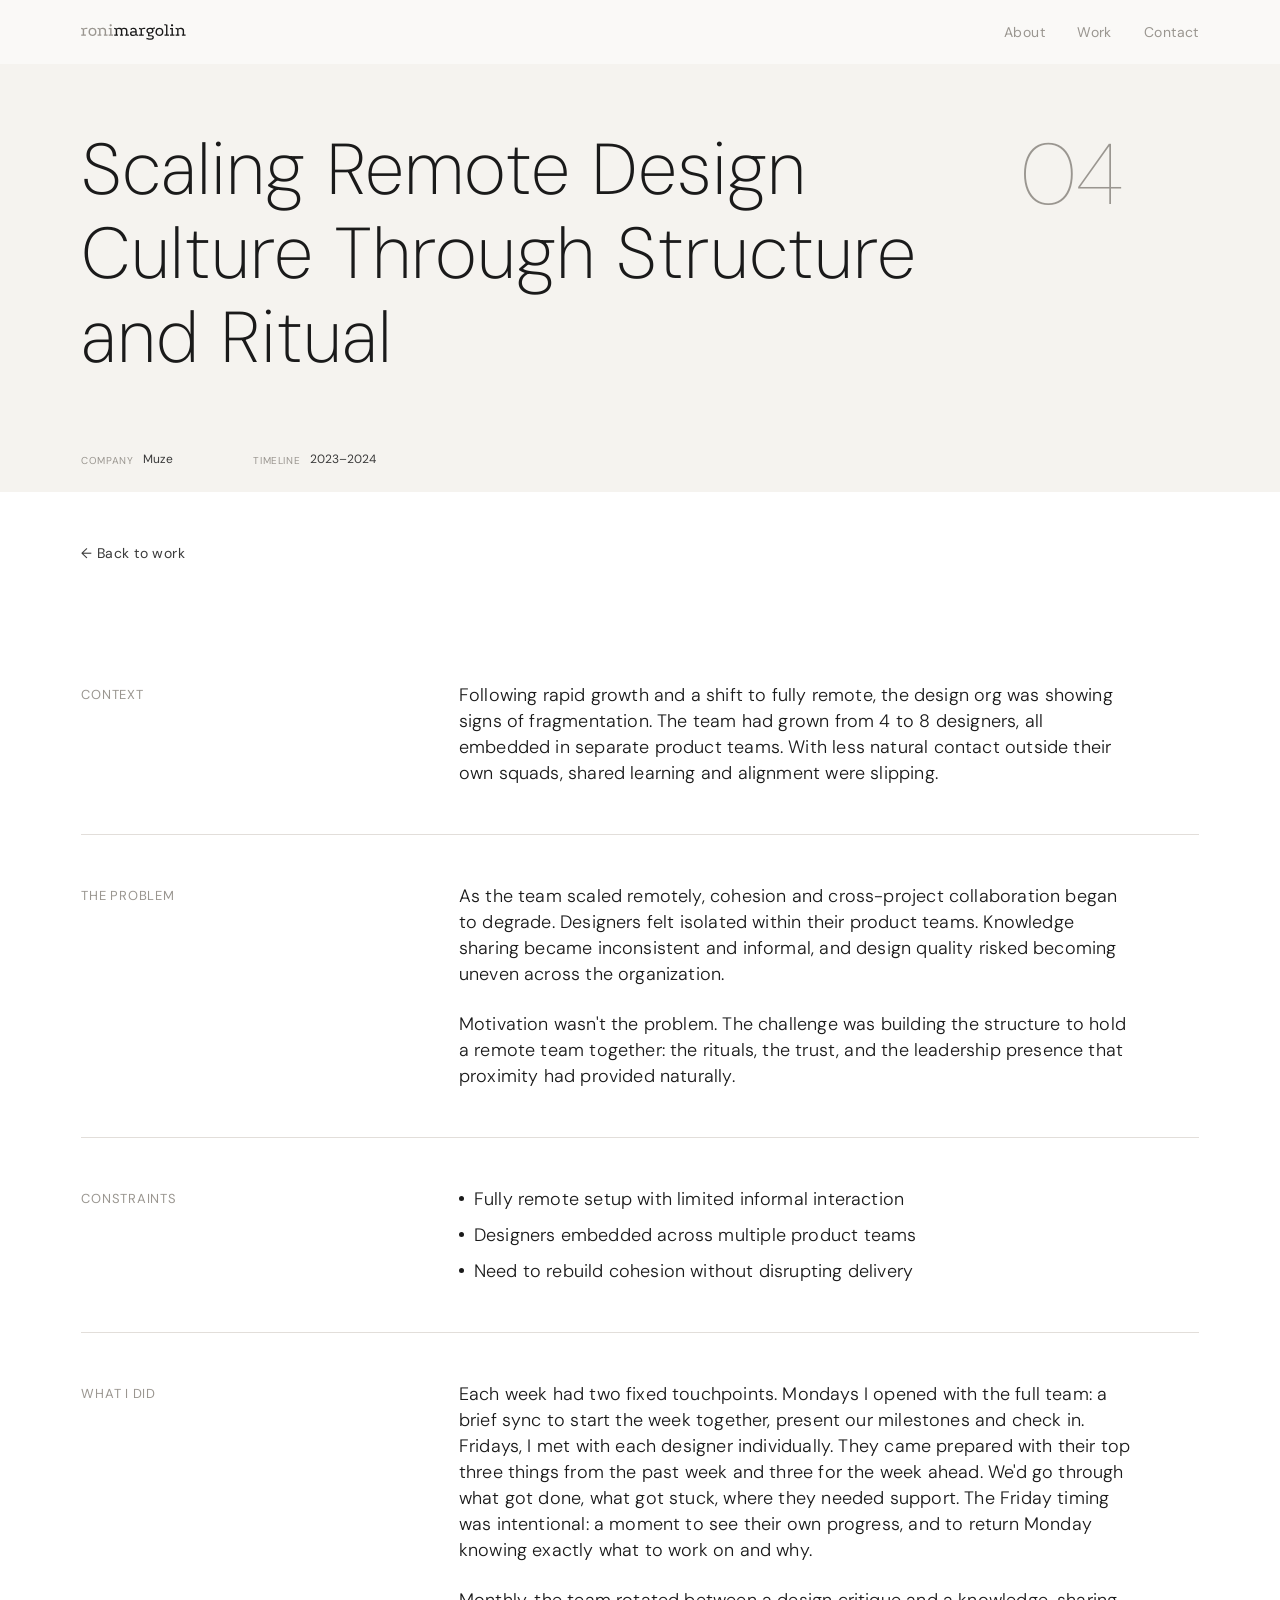
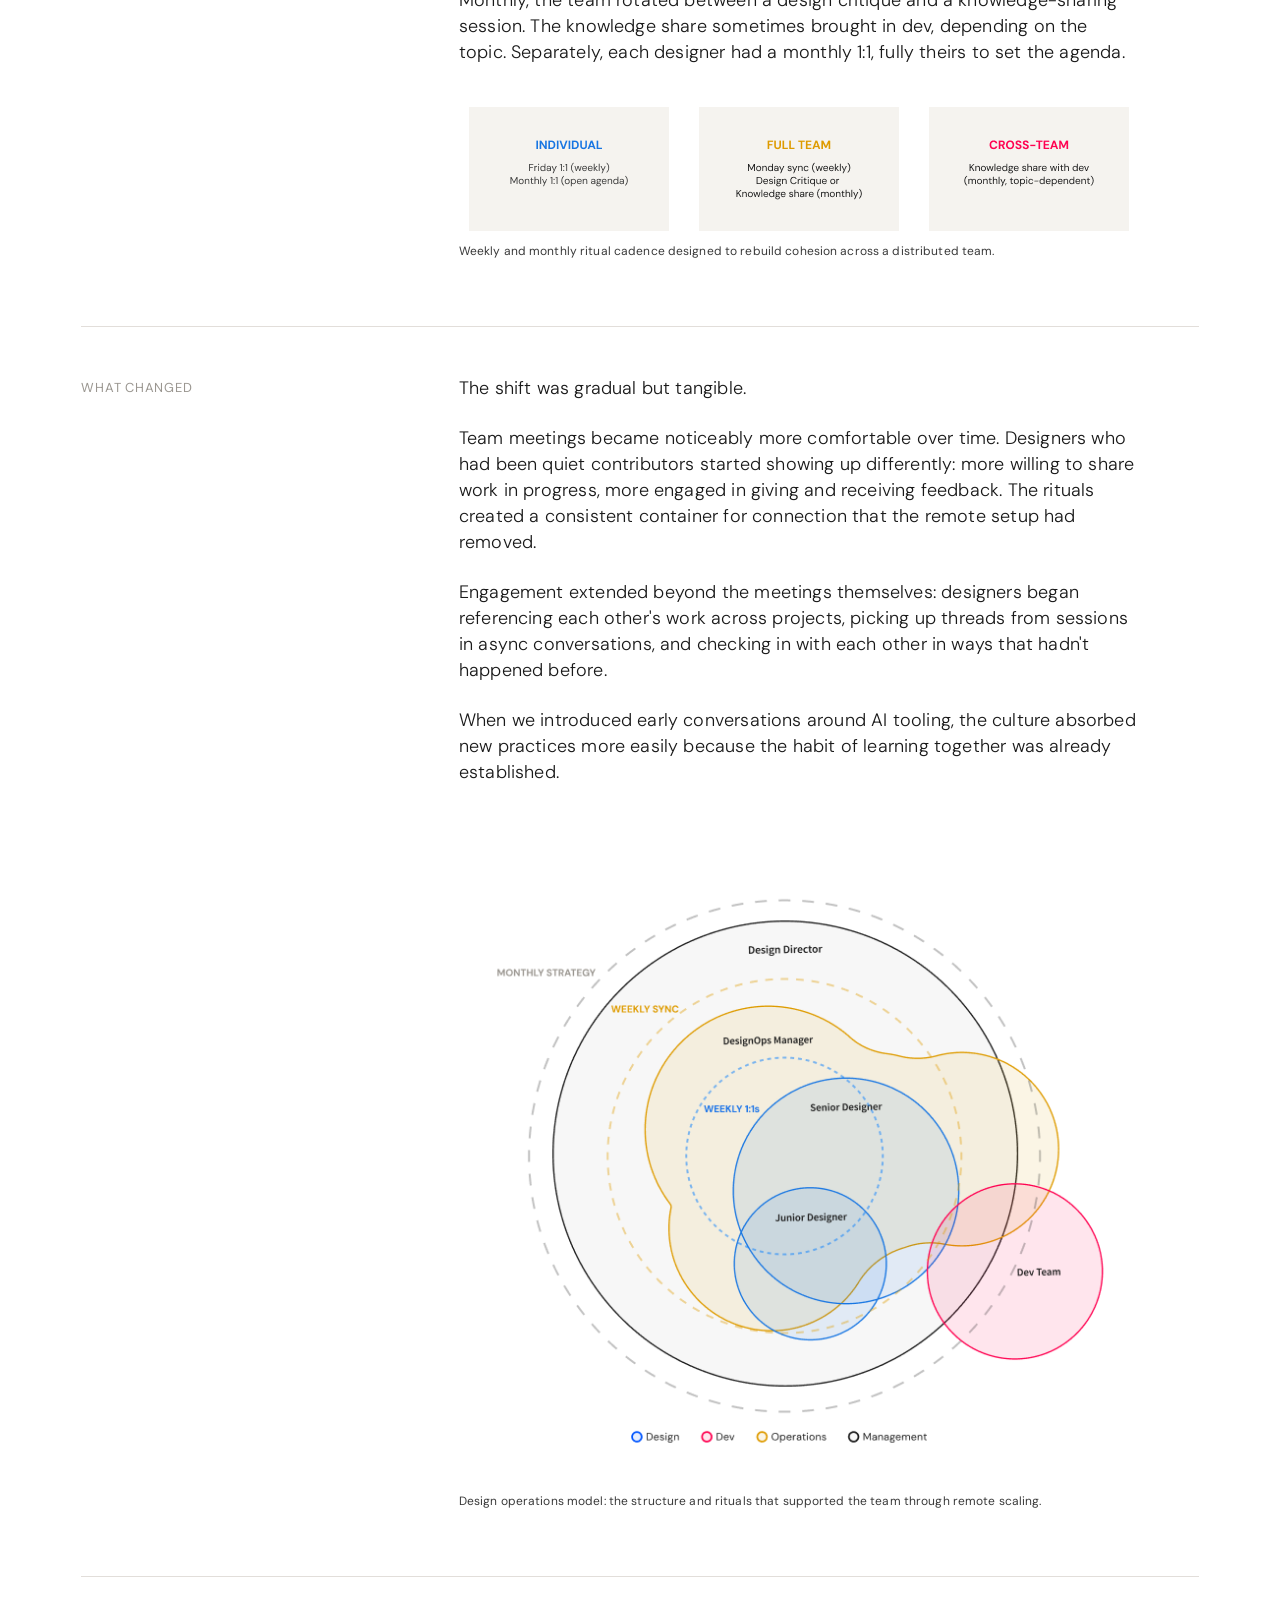
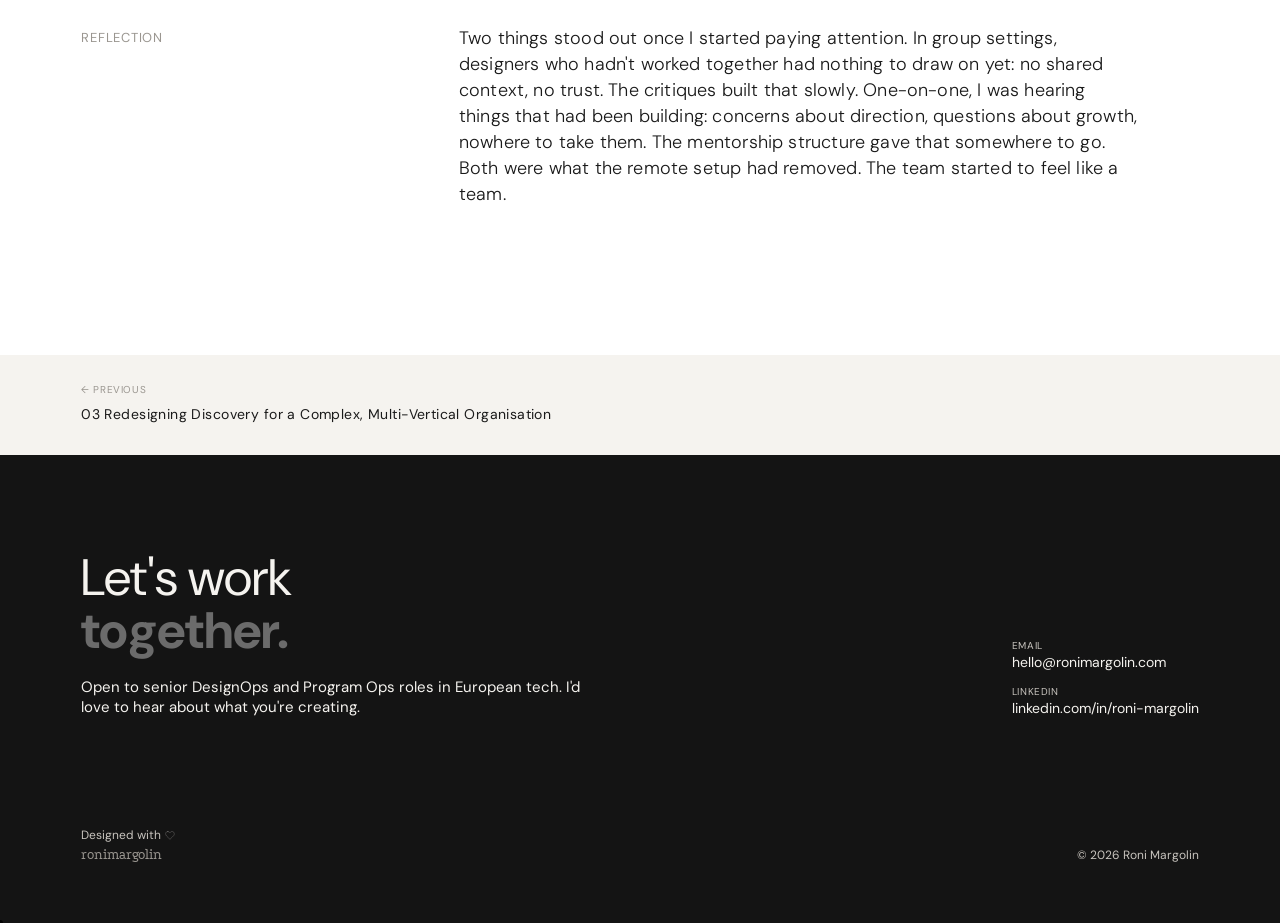
<file: cs4.html>
<!DOCTYPE html>
<html lang="en">
<head>
  <meta charset="UTF-8">
  <meta name="viewport" content="width=device-width, initial-scale=1.0">
  <meta name="description" content="Scaling Remote Design Culture Through Structure and Ritual — Roni Margolin">
  <title>CS 04 — Scaling Remote Design Culture Through Structure and Ritual · Roni Margolin</title>
  <link rel="icon" href="favicon.ico" sizes="any">
  <link rel="icon" type="image/svg+xml" href="favicon.svg">
  <link rel="icon" type="image/png" sizes="32x32" href="favicon-32x32.png">
  <link rel="icon" type="image/png" sizes="16x16" href="favicon-16x16.png">
  <link rel="apple-touch-icon" href="apple-touch-icon.png">
  <link rel="preconnect" href="https://fonts.googleapis.com">
  <link rel="preconnect" href="https://fonts.gstatic.com" crossorigin>
  <link href="https://fonts.googleapis.com/css2?family=DM+Sans:opsz,wght@9..40,100..700&display=swap" rel="stylesheet">
  <link rel="stylesheet" href="style.css">
</head>
<body class="cs-page" id="top">

  <!-- NAV -->
  <nav class="nav" role="navigation" aria-label="Main navigation">
    <div class="container">
      <a href="index.html" class="nav__wordmark" aria-label="Roni Margolin — home">
        <img src="assets/images/wordmark-nav.svg" alt="ronimargolin" width="105" height="16">
      </a>
      <ul class="nav__links">
        <li><a href="index.html#about">About</a></li>
        <li><a href="index.html#work">Work</a></li>
        <li><a href="index.html#contact">Contact</a></li>
      </ul>
    </div>
  </nav>

  <!-- CS HEADER -->
  <header class="cs-header">
    <div class="container">
      <div class="cs-header__title-row">
        <h1 class="cs-header__title">Scaling Remote Design Culture Through Structure and Ritual</h1>
        <span class="cs-header__number">04</span>
      </div>
      <div class="cs-header__meta">
        <div class="metadata-item">
          <span class="metadata-item__label">Company</span>
          <span class="metadata-item__value">Muze</span>
        </div>
        <div class="metadata-item">
          <span class="metadata-item__label">Timeline</span>
          <span class="metadata-item__value">2023–2024</span>
        </div>
      </div>
    </div>
  </header>

  <!-- BACK LINK -->
  <a href="index.html#work" class="cs-back">
    <div class="container">← Back to work</div>
  </a>

  <!-- CS BODY -->
  <article class="cs-body">
    <div class="container">

      <div class="cs-section reveal">
        <span class="cs-section-label">Context</span>
        <div class="cs-section__content">
          <p>Following rapid growth and a shift to fully remote, the design org was showing signs of fragmentation. The team had grown from 4 to 8 designers, all embedded in separate product teams. With less natural contact outside their own squads, shared learning and alignment were slipping.</p>
        </div>
      </div>

      <div class="cs-section reveal">
        <span class="cs-section-label">The Problem</span>
        <div class="cs-section__content">
          <p>As the team scaled remotely, cohesion and cross-project collaboration began to degrade. Designers felt isolated within their product teams. Knowledge sharing became inconsistent and informal, and design quality risked becoming uneven across the organization.</p>
          <p>Motivation wasn't the problem. The challenge was building the structure to hold a remote team together: the rituals, the trust, and the leadership presence that proximity had provided naturally.</p>
        </div>
      </div>

      <div class="cs-section reveal">
        <span class="cs-section-label">Constraints</span>
        <div class="cs-section__content">
          <ul>
            <li>Fully remote setup with limited informal interaction</li>
            <li>Designers embedded across multiple product teams</li>
            <li>Need to rebuild cohesion without disrupting delivery</li>
          </ul>
        </div>
      </div>

      <div class="cs-section reveal">
        <span class="cs-section-label">What I Did</span>
        <div class="cs-section__content">
          <p>Each week had two fixed touchpoints. Mondays I opened with the full team: a brief sync to start the week together, present our milestones and check in. Fridays, I met with each designer individually. They came prepared with their top three things from the past week and three for the week ahead. We'd go through what got done, what got stuck, where they needed support. The Friday timing was intentional: a moment to see their own progress, and to return Monday knowing exactly what to work on and why.</p>
          <p>Monthly, the team rotated between a design critique and a knowledge-sharing session. The knowledge share sometimes brought in dev, depending on the topic. Separately, each designer had a monthly 1:1, fully theirs to set the agenda.</p>
          <div class="cs-visual--inline">
            <img src="assets/images/cs/cs4-visual-1.png" alt="Cadence structure showing weekly and monthly ritual touchpoints across the design team">
            <p class="cs-visual__caption">Weekly and monthly ritual cadence designed to rebuild cohesion across a distributed team.</p>
          </div>
        </div>
      </div>

      <div class="cs-section reveal">
        <span class="cs-section-label">What Changed</span>
        <div class="cs-section__content">
          <p>The shift was gradual but tangible.</p>
          <p>Team meetings became noticeably more comfortable over time. Designers who had been quiet contributors started showing up differently: more willing to share work in progress, more engaged in giving and receiving feedback. The rituals created a consistent container for connection that the remote setup had removed.</p>
          <p>Engagement extended beyond the meetings themselves: designers began referencing each other's work across projects, picking up threads from sessions in async conversations, and checking in with each other in ways that hadn't happened before.</p>
          <p>When we introduced early conversations around AI tooling, the culture absorbed new practices more easily because the habit of learning together was already established.</p>
          <div class="cs-visual--inline">
            <img src="assets/images/cs/cs1-visual-1.png" alt="Design operations model — structure and rituals that supported the remote team">
            <p class="cs-visual__caption">Design operations model: the structure and rituals that supported the team through remote scaling.</p>
          </div>
        </div>
      </div>

      <div class="cs-section reveal">
        <span class="cs-section-label">Reflection</span>
        <div class="cs-section__content">
          <p>Two things stood out once I started paying attention. In group settings, designers who hadn't worked together had nothing to draw on yet: no shared context, no trust. The critiques built that slowly. One-on-one, I was hearing things that had been building: concerns about direction, questions about growth, nowhere to take them. The mentorship structure gave that somewhere to go. Both were what the remote setup had removed. The team started to feel like a team.</p>
        </div>
      </div>

    </div>
  </article>

  <!-- BOTTOM NAV -->
  <nav class="cs-bottom-nav" aria-label="Case study navigation">
    <div class="container">
      <a href="cs3.html" class="cs-nav-link cs-nav-link--prev">
        <span class="cs-nav-link__dir">← Previous</span>
        <span class="cs-nav-link__title">03 Redesigning Discovery for a Complex, Multi-Vertical Organisation</span>
      </a>
    </div>
  </nav>

  <!-- FOOTER -->
  <footer class="footer" id="contact">
    <div class="container">
      <div class="footer__inner">
        <div class="footer__main">
          <div class="footer__left">
            <div class="footer__heading-group">
              <span class="footer__heading-line1">Let's work</span>
              <span class="footer__heading-line2">together.</span>
            </div>
            <p class="footer__sub">Open to senior DesignOps and Program Ops roles in European tech. I'd love to hear about what you're creating.</p>
          </div>
          <div class="footer__links">
            <div class="footer__link-item">
              <span class="footer__link-label">Email</span>
              <a href="mailto:hello@ronimargolin.com" class="footer__link">hello@ronimargolin.com</a>
            </div>
            <div class="footer__link-item">
              <span class="footer__link-label">LinkedIn</span>
              <a href="https://www.linkedin.com/in/roni-margolin" class="footer__link" target="_blank" rel="noopener noreferrer">linkedin.com/in/roni-margolin</a>
            </div>
          </div>
        </div>
      </div>
    </div>
    <div class="footer__bottom">
      <div class="container">
        <div class="footer__credit">
          <span class="footer__credit-line">Designed with <img src="assets/images/heart-outline.svg" alt="love" class="footer__heart" width="10" height="9" aria-hidden="true"></span>
          <span class="footer__credit-wordmark">ronimargolin</span>
        </div>
        <span class="footer__copyright">© 2026 Roni Margolin</span>
      </div>
    </div>
  </footer>

  <a href="#top" class="back-to-top" aria-label="Back to top">↑</a>
  <div class="cursor-dot" aria-hidden="true"></div>
  <script src="script.js"></script>
</body>
</html>
</file>
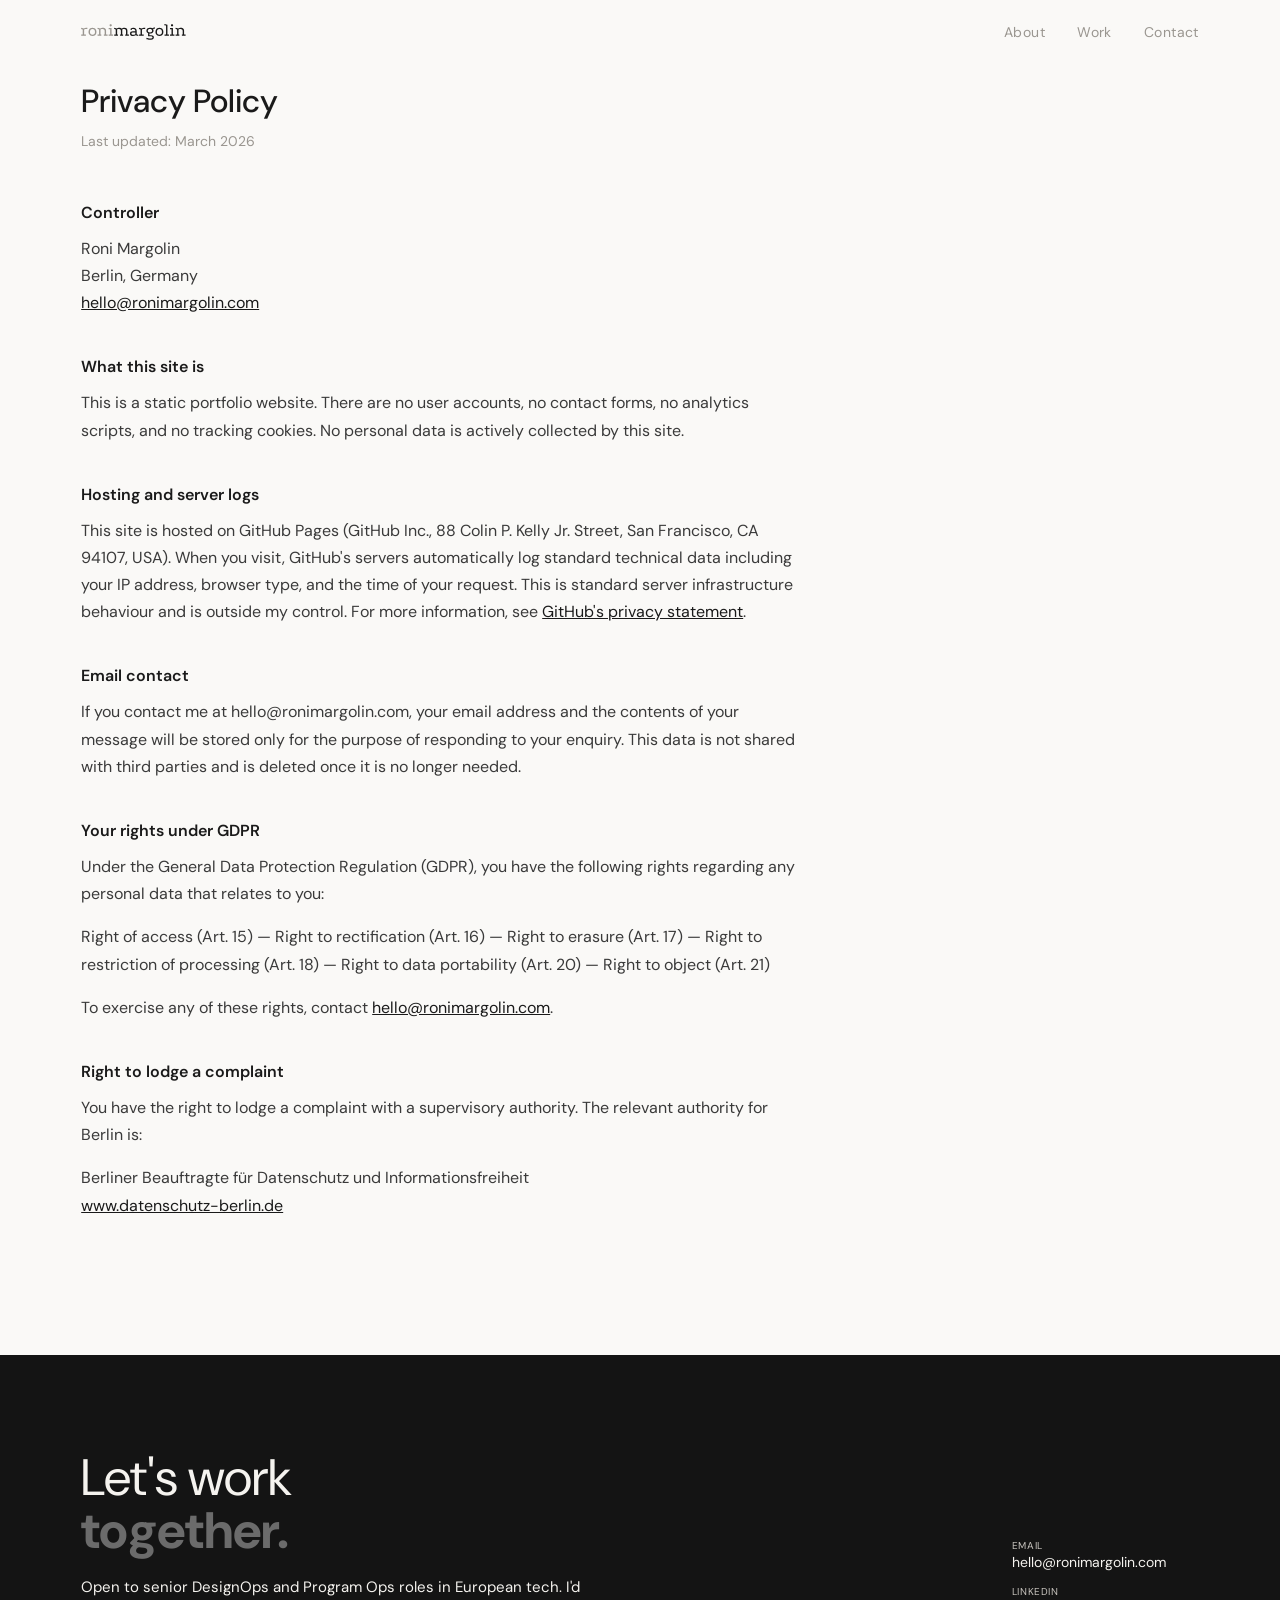
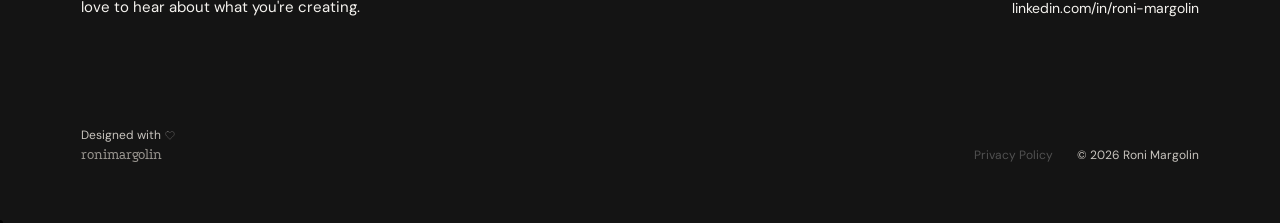
<file: datenschutz.html>
<!DOCTYPE html>
<html lang="en">
<head>
  <meta charset="UTF-8">
  <meta name="viewport" content="width=device-width, initial-scale=1.0">
  <meta name="description" content="Privacy Policy — Roni Margolin">
  <title>Privacy Policy · Roni Margolin</title>
  <link rel="preconnect" href="https://fonts.googleapis.com">
  <link rel="preconnect" href="https://fonts.gstatic.com" crossorigin>
  <link href="https://fonts.googleapis.com/css2?family=DM+Sans:opsz,wght@9..40,100..700&display=swap" rel="stylesheet">
  <link rel="stylesheet" href="style.css">
  <style>
    .privacy-page { padding: 80px 0 120px; }
    .privacy-page__inner { max-width: 720px; }
    .privacy-page h1 { font-size: 2rem; font-weight: 500; margin-bottom: 0.5rem; color: var(--light-ink); }
    .privacy-page .updated { font-size: 14px; color: var(--light-stone); margin-bottom: 3rem; }
    .privacy-page h2 { font-size: 1rem; font-weight: 600; margin: 2.5rem 0 0.75rem; color: var(--light-ink); }
    .privacy-page p { font-size: 16px; line-height: 1.7; color: var(--light-soft); margin-bottom: 1rem; }
    .privacy-page a { color: var(--light-ink); text-decoration: underline; }
    .privacy-page a:hover { color: var(--light-stone); }
  </style>
</head>
<body id="top">

  <!-- NAV -->
  <nav class="nav" role="navigation" aria-label="Main navigation">
    <div class="container">
      <a href="index.html" class="nav__wordmark" aria-label="Roni Margolin — home">
        <img src="assets/images/wordmark-nav.svg" alt="ronimargolin" width="105" height="16">
      </a>
      <ul class="nav__links">
        <li><a href="index.html#about">About</a></li>
        <li><a href="index.html#work">Work</a></li>
        <li><a href="index.html#contact">Contact</a></li>
      </ul>
    </div>
  </nav>

  <!-- CONTENT -->
  <main class="privacy-page">
    <div class="container">
      <div class="privacy-page__inner">

        <h1>Privacy Policy</h1>
        <p class="updated">Last updated: March 2026</p>

        <h2>Controller</h2>
        <p>Roni Margolin<br>Berlin, Germany<br><a href="mailto:hello@ronimargolin.com">hello@ronimargolin.com</a></p>

        <h2>What this site is</h2>
        <p>This is a static portfolio website. There are no user accounts, no contact forms, no analytics scripts, and no tracking cookies. No personal data is actively collected by this site.</p>

        <h2>Hosting and server logs</h2>
        <p>This site is hosted on GitHub Pages (GitHub Inc., 88 Colin P. Kelly Jr. Street, San Francisco, CA 94107, USA). When you visit, GitHub's servers automatically log standard technical data including your IP address, browser type, and the time of your request. This is standard server infrastructure behaviour and is outside my control. For more information, see <a href="https://docs.github.com/en/site-policy/privacy-policies/github-general-privacy-statement" target="_blank" rel="noopener noreferrer">GitHub's privacy statement</a>.</p>

        <h2>Email contact</h2>
        <p>If you contact me at hello@ronimargolin.com, your email address and the contents of your message will be stored only for the purpose of responding to your enquiry. This data is not shared with third parties and is deleted once it is no longer needed.</p>

        <h2>Your rights under GDPR</h2>
        <p>Under the General Data Protection Regulation (GDPR), you have the following rights regarding any personal data that relates to you:</p>
        <p>Right of access (Art. 15) — Right to rectification (Art. 16) — Right to erasure (Art. 17) — Right to restriction of processing (Art. 18) — Right to data portability (Art. 20) — Right to object (Art. 21)</p>
        <p>To exercise any of these rights, contact <a href="mailto:hello@ronimargolin.com">hello@ronimargolin.com</a>.</p>

        <h2>Right to lodge a complaint</h2>
        <p>You have the right to lodge a complaint with a supervisory authority. The relevant authority for Berlin is:</p>
        <p>Berliner Beauftragte für Datenschutz und Informationsfreiheit<br><a href="https://www.datenschutz-berlin.de" target="_blank" rel="noopener noreferrer">www.datenschutz-berlin.de</a></p>

      </div>
    </div>
  </main>

  <!-- FOOTER -->
  <footer class="footer" id="contact">
    <div class="container">
      <div class="footer__inner">
        <div class="footer__main">
          <div class="footer__left">
            <div class="footer__heading-group">
              <span class="footer__heading-line1">Let's work</span>
              <span class="footer__heading-line2">together.</span>
            </div>
            <p class="footer__sub">Open to senior DesignOps and Program Ops roles in European tech. I'd love to hear about what you're creating.</p>
          </div>
          <div class="footer__links">
            <div class="footer__link-item">
              <span class="footer__link-label">Email</span>
              <a href="mailto:hello@ronimargolin.com" class="footer__link">hello@ronimargolin.com</a>
            </div>
            <div class="footer__link-item">
              <span class="footer__link-label">LinkedIn</span>
              <a href="https://www.linkedin.com/in/roni-margolin" class="footer__link" target="_blank" rel="noopener noreferrer">linkedin.com/in/roni-margolin</a>
            </div>
          </div>
        </div>
      </div>
    </div>
    <div class="footer__bottom">
      <div class="container">
        <div class="footer__credit">
          <span class="footer__credit-line">Designed with <img src="assets/images/heart-outline.svg" alt="love" class="footer__heart" width="10" height="9" aria-hidden="true"></span>
          <span class="footer__credit-wordmark">ronimargolin</span>
        </div>
        <div style="display:flex;align-items:center;gap:1.5rem;">
          <a href="datenschutz.html" style="font-size:12px;color:var(--dark-stone);text-decoration:none;opacity:0.7;">Privacy Policy</a>
          <span class="footer__copyright">© 2026 Roni Margolin</span>
        </div>
      </div>
    </div>
  </footer>

  <div class="cursor-dot" aria-hidden="true"></div>
  <script src="script.js"></script>
</body>
</html>
</file>
<file: style.css>
/* ============================================================
   RONI MARGOLIN — Portfolio Site
   style.css
   Rebuilt from Figma Dev Mode — March 2026
   ============================================================ */

/* === FONTS === */
@font-face {
  font-family: 'PodkovaR';
  src: url('assets/fonts/Podkovar-Regular.ttf') format('truetype'),
       url('assets/fonts/Podkovar-Regular.otf') format('opentype');
  font-weight: 400;
  font-style: normal;
  font-display: swap;
}

/* === VARIABLES === */
:root {
  /* Light palette */
  --light-bg:      #FAF9F7;
  --light-surface: #F5F3EF;
  --light-border:  #E2DEDA;
  --light-stone:   #9A9690;
  --light-soft:    #3A3A3A;
  --light-ink:     #1A1A1A;

  /* Dark palette */
  --dark-bg:       #141414;
  --dark-surface:  #1E1E1E;
  --dark-stone:    #6B6B6B;
  --dark-soft:     #C8C4BE;
  --dark-ink:      #F5F3EF;

  /* Fonts */
  --font-logo: 'PodkovaR', Georgia, serif;
  --font-body: 'DM Sans', -apple-system, BlinkMacSystemFont, sans-serif;

  /* Layout */
  --max-width:  1220px;
  --nav-height: 64px;
}

/* === RESET === */
*, *::before, *::after { box-sizing: border-box; margin: 0; padding: 0; }
html { scroll-behavior: smooth; }
body {
  font-family: var(--font-body);
  background: var(--light-bg);
  color: var(--light-ink);
  -webkit-font-smoothing: antialiased;
  overflow-x: hidden;
}
a { color: inherit; text-decoration: none; }
img { max-width: 100%; display: block; }
ul { list-style: none; }

/* === CONTAINER === */
.container {
  max-width: var(--max-width);
  margin: 0 auto;
  padding: 0 clamp(20px, 4vw, 60px);
}

/* ============================================================
   NAV
   ============================================================ */
.nav {
  position: fixed;
  top: 0; left: 0; right: 0;
  z-index: 100;
  height: var(--nav-height);
  background: var(--light-bg);
  display: flex;
  align-items: center;
  transition: box-shadow 0.3s ease;
}
.nav.is-scrolled {
  box-shadow: 0 1px 0 var(--light-border);
}
.nav .container {
  width: 100%;
  display: flex;
  align-items: center;
  justify-content: space-between;
}
.nav__wordmark img {
  display: block;
  height: 16px;
  width: auto;
}
.nav__links {
  display: flex;
  gap: 32px;
  align-items: center;
}
.nav__links a {
  font-family: var(--font-body);
  font-size: 14px;
  font-weight: 400;
  line-height: 160%;
  letter-spacing: 0.03em;
  color: var(--light-stone);
  transition: color 0.25s ease;
}
.nav__links a:hover { color: var(--light-ink); }

/* ============================================================
   HERO
   ============================================================ */
.hero {
  background: var(--dark-surface); /* #1E1E1E */
  padding-top: calc(var(--nav-height) + clamp(60px, 9vw, 132px));
  padding-bottom: clamp(60px, 7vw, 100px);
}
.hero .container {
  display: flex;
  flex-direction: column;
  align-items: flex-start;
  gap: 90px;
}

/* Name block: SVG wordmark (roni stone / margolin near-white) */
.hero__name {
  margin: 0;
  line-height: 0;
}
.hero__name img {
  display: block;
  width: clamp(200px, 28vw, 323px);
  height: auto;
}

/* Sub-content: role + divider + intro */
.hero__sub {
  display: flex;
  flex-direction: column;
  align-items: flex-start;
  gap: 24px;
  width: 100%;
}

.hero__role {
  font-family: var(--font-body);
  font-size: 14px;
  font-weight: 400;
  line-height: 160%;
  letter-spacing: 0.03em;
  color: var(--dark-soft); /* #C8C4BE */
  text-transform: uppercase;
}

.hero__divider {
  width: 40px;
  height: 1px;
  background: var(--dark-ink); /* #F5F3EF */
  flex-shrink: 0;
}

.hero__intro {
  font-family: var(--font-body);
  font-size: clamp(28px, 4vw, 48px);
  font-weight: 300;
  line-height: 62px;
  letter-spacing: 0.03em;
  color: var(--dark-soft); /* #C8C4BE */
}
/* "people" — slightly brighter for emphasis */
.hero__intro strong {
  color: var(--dark-ink);
  font-weight: 300;
}

/* ============================================================
   WORK SECTION
   ============================================================ */
.work {
  background: var(--light-bg);
  padding: 105px 0 80px; /* ~105px gap after hero matches Figma */
}
.work .container {
  display: flex;
  flex-direction: column;
  gap: 50px;
}

/* Section label — used across light sections */
.section-label {
  font-family: var(--font-body);
  font-size: 13px;
  font-weight: 400;
  line-height: 17px;
  color: var(--light-stone);
  text-transform: uppercase;
  letter-spacing: 0.06em;
}

/* CS list */
.cs-list {
  display: flex;
  flex-direction: column;
  gap: 0; /* gap comes from cards+dividers together */
}
.cs-list > li {
  display: contents;
}

/* Card + divider pairing — dividers are 2px solid #FFFFFF between cards */
.cs-list > li + li::before {
  content: '';
  display: block;
  width: 100%;
  height: 0;
  border-top: 2px solid #FFFFFF;
}

.cs-item {
  display: flex;
  flex-direction: row;
  align-items: center;
  padding: 0 80px;
  gap: 80px;
  width: 100%;
  min-height: 244px;
  cursor: pointer;
  transition: background 0.2s ease;
}
.cs-item:hover {
  background: rgba(255,255,255,0.5);
}
.cs-item:hover .cs-item__number {
  color: var(--light-ink);
  transition: color 0.4s ease;
}

.cs-item__number {
  font-family: var(--font-body);
  font-size: 86px;
  font-weight: 100;
  line-height: 140%;
  color: var(--light-stone); /* #9A9690 at rest */
  width: 160px;
  flex-shrink: 0;
  text-align: center;
  transition: color 0.4s ease;
}

.cs-item__content {
  display: flex;
  flex-direction: column;
  justify-content: center;
  gap: 24px;
  flex: 1;
  min-height: 244px;
}

/* title + subtitle grouped with 10px gap */
.cs-item__meta {
  display: flex;
  flex-direction: column;
  gap: 10px;
}

.cs-item__title {
  font-family: var(--font-body);
  font-size: 24px;
  font-weight: 250;
  line-height: 31px;
  color: var(--light-ink); /* #1A1A1A */
}

.cs-item__subtitle {
  font-family: var(--font-body);
  font-size: 14px;
  font-weight: 250;
  line-height: 18px;
  color: var(--light-ink); /* #1A1A1A */
}

.cs-item__tags {
  display: flex;
  flex-direction: row;
  align-items: center;
  flex-wrap: wrap;
  gap: 6px;
}

.tag {
  display: flex;
  align-items: center;
  justify-content: center;
  padding: 5px 16px 3px;
  background: var(--light-border); /* #E2DEDA */
  border-radius: 3px;
  font-family: var(--font-body);
  font-size: 10px;
  font-weight: 400;
  line-height: 14px;
  color: var(--light-soft); /* #3A3A3A */
}

/* ============================================================
   ABOUT SECTION
   ============================================================ */
.about {
  background: var(--dark-bg); /* #141414 */
  padding: clamp(60px, 8vw, 120px) 0;
}
.about .container {
  display: flex;
  flex-direction: row;
  justify-content: space-between;
  align-items: flex-start;
}

/* About: left column — label + circular photo */
.about__left {
  display: flex;
  flex-direction: column;
  gap: 40px;
  width: 280px;
  flex-shrink: 0;
}
.about .section-label {
  color: var(--dark-soft); /* #C8C4BE */
}
.about__photo {
  width: 270px;
  height: 270px;
  border-radius: 50%;
  object-fit: cover;
}

/* About: right column — text */
.about__text {
  display: flex;
  flex-direction: column;
  gap: 50px;
  max-width: 680px;
  flex: 0 0 680px;
}
.about__text p {
  font-family: var(--font-body);
  font-size: 18px;
  font-weight: 300;
  line-height: 26px;
  letter-spacing: 0.01em;
  color: var(--dark-ink); /* #F5F3EF */
}

/* ============================================================
   LOGOS / EXPERIENCE STRIP
   ============================================================ */
.logos {
  background: var(--light-surface); /* #F5F3EF */
  padding: clamp(40px, 5vw, 80px) 0;
}
.logos .container {
  display: flex;
  flex-direction: column;
  gap: 50px;
}

/* EXPERIENCE label is 11px (not 13px like other labels) */
.logos__label {
  font-family: var(--font-body);
  font-size: 11px;
  font-weight: 400;
  line-height: 14px;
  color: var(--light-stone);
  text-transform: uppercase;
  letter-spacing: 0.06em;
}

.logos__strip {
  display: flex;
  flex-direction: row;
  justify-content: space-between;
  align-items: center;
  gap: 40px; /* responsive fallback */
}
.logos__strip img {
  height: auto;
  max-height: 36px;
  flex-shrink: 0;
  opacity: 0.7;
  filter: grayscale(100%);
  transition: opacity 0.25s ease;
}
.logos__strip img:hover { opacity: 1; }
.logos__strip img.logo--featured { max-height: 61px; }

/* ============================================================
   FOOTER / CONTACT
   ============================================================ */
.footer {
  background: var(--dark-bg); /* #141414 */
  padding: clamp(60px, 7vw, 100px) 0 40px;
}

/* Outer footer column: main content + bottom bar, gap 31px */
.footer__inner {
  display: flex;
  flex-direction: column;
  gap: 31px;
  padding-bottom: 0;
}

/* Main row: left (heading + sub) | right (links) */
.footer__main {
  display: flex;
  flex-direction: row;
  justify-content: space-between;
  align-items: flex-end;
}

/* Left: heading group + sub text, gap 12px */
.footer__left {
  display: flex;
  flex-direction: column;
  align-items: flex-start;
  gap: 12px;
  max-width: 520px;
}

/* Heading stacked: "Let's work" + "together." */
.footer__heading-group {
  display: flex;
  flex-direction: column;
  align-items: flex-start;
}
.footer__heading-line1 {
  font-family: var(--font-body);
  font-size: clamp(32px, 4vw, 52px);
  font-weight: 400;
  line-height: 68px;
  color: var(--dark-ink); /* #F5F3EF */
  margin-bottom: -15px; /* Figma negative margin to remove leading gap */
}
.footer__heading-line2 {
  font-family: var(--font-body);
  font-size: clamp(32px, 4vw, 52px);
  font-weight: 700;
  line-height: 68px;
  color: var(--dark-stone); /* #6B6B6B */
}

.footer__sub {
  font-family: var(--font-body);
  font-size: 15px;
  font-weight: 400;
  line-height: 20px;
  color: var(--dark-ink); /* #F5F3EF */
  max-width: 520px;
}

/* Right: links column */
.footer__links {
  display: flex;
  flex-direction: column;
  align-items: flex-start;
  gap: 14px;
}

/* Each link item: label above link with 1px gap */
.footer__link-item {
  display: flex;
  flex-direction: column;
  align-items: flex-start;
  gap: 1px;
}
.footer__link-label {
  font-family: var(--font-body);
  font-size: 10px;
  font-weight: 400;
  line-height: 13px;
  color: var(--dark-soft); /* #C8C4BE */
  text-transform: uppercase;
  letter-spacing: 0.06em;
}
.footer__link {
  font-family: var(--font-body);
  font-size: 14px;
  font-weight: 400;
  line-height: 18px;
  color: var(--dark-ink); /* #F5F3EF */
  transition: color 0.25s ease;
}
.footer__link:hover { color: var(--dark-soft); }

/* Footer bottom bar */
.footer__bottom {
  margin-top: 90px;
  padding: 20px 0;
}
.footer__bottom .container {
  display: flex;
  flex-direction: row;
  justify-content: space-between;
  align-items: flex-end;
}

/* Left: "Designed with ♥" + "ronimargolin" wordmark */
.footer__credit {
  display: flex;
  flex-direction: column;
  align-items: flex-start;
  gap: 4px;
}
.footer__credit-line {
  display: flex;
  flex-direction: row;
  align-items: center;
  gap: 4px;
  font-family: var(--font-body);
  font-size: 12px;
  font-weight: 400;
  line-height: 16px;
  color: var(--dark-soft); /* #C8C4BE */
}
/* Heart icon: SVG has black stroke, filter converts to #F5F3EF on dark bg */
.footer__heart {
  display: inline-block;
  vertical-align: middle;
  filter: brightness(0) saturate(100%) invert(97%) sepia(3%) saturate(302%) hue-rotate(326deg) brightness(101%) contrast(93%);
}
.footer__credit-wordmark {
  font-family: var(--font-logo);
  font-size: 14px;
  font-weight: 400;
  line-height: 16px;
  color: var(--light-stone); /* #9A9690 */
}
.footer__copyright {
  font-family: var(--font-body);
  font-size: 12px;
  font-weight: 400;
  line-height: 16px;
  color: var(--dark-soft); /* #C8C4BE */
  text-align: right;
}

/* ============================================================
   CS SUBPAGE STYLES
   ============================================================ */
.cs-page { background: var(--light-bg); }

/* CS Nav — override wordmark color for light page */
.cs-page .nav { background: var(--light-bg); }

/* CS Header — hero area with title row + metadata */
.cs-header {
  background: var(--light-surface);
  padding-top: calc(var(--nav-height) + clamp(40px, 5vw, 70px));
  padding-bottom: 24px;
}
.cs-header .container {
  display: flex;
  flex-direction: column;
  align-items: flex-start;
  gap: 70px;
}

/* Metadata row — lives inside cs-header container (Figma: Frame 14188, gap: 70px) */
.cs-header__meta {
  display: flex;
  flex-direction: row;
  align-items: flex-end;
  gap: 80px;
  flex-wrap: wrap;
}

/* Title + number row */
.cs-header__title-row {
  display: flex;
  flex-direction: row;
  align-items: flex-start;
  gap: 50px;
  width: 100%;
}
.cs-header__title {
  font-family: var(--font-body);
  font-size: 72px;
  font-weight: 200;
  line-height: 117%;
  color: var(--light-ink); /* #1A1A1A */
  flex: 1;
  max-width: 890px;
  -webkit-font-smoothing: antialiased;
  font-optical-sizing: none;
}
.cs-header__number {
  font-family: var(--font-body);
  font-size: 86px;
  font-weight: 100;
  line-height: 110%;
  leading-trim: both;
  text-edge: cap;
  color: var(--light-stone); /* #9A9690 */
  flex-shrink: 0;
  text-align: center;
}

.metadata-item {
  display: flex;
  flex-direction: row;
  align-items: flex-end;
  gap: 10px;
}
.metadata-item__label {
  font-family: var(--font-body);
  font-size: 10px;
  font-weight: 400;
  line-height: 14px;
  text-transform: uppercase;
  letter-spacing: 0.06em;
  color: var(--light-stone); /* #9A9690 */
}
.metadata-item__value {
  font-family: var(--font-body);
  font-size: 12px;
  font-weight: 400;
  line-height: 17px;
  color: var(--light-soft); /* #3A3A3A */
}

/* Back link */
.cs-back {
  display: block;
  font-family: var(--font-body);
  font-size: 14px;
  font-weight: 400;
  line-height: 160%;
  letter-spacing: 0.03em;
  color: var(--light-soft); /* #3A3A3A */
  background: #FFFFFF;
  transition: color 0.25s ease;
}
.cs-back .container {
  padding-top: 50px;
  padding-bottom: 70px;
}
.cs-back:hover { color: var(--light-ink); }

/* CS Body */
.cs-body {
  background: #FFFFFF;
  padding: 0 0 0;
}
.cs-body .container {
  display: flex;
  flex-direction: column;
  gap: 0;
  padding-bottom: 100px;
}

/* Section + visual vertical rhythm with separators */
.cs-section,
.cs-visual {
  padding-top: 48px;
  padding-bottom: 48px;
}
/* First block: standard section padding — spacing handled by .cs-back padding-bottom */
.cs-body .container > *:first-child {
  padding-top: 48px;
}
/* Separator line between consecutive blocks */
.cs-section + .cs-section,
.cs-section + .cs-visual,
.cs-visual + .cs-section,
.cs-visual + .cs-visual {
  border-top: 1px solid var(--light-border);
}

/* Each section: label left | content right (two-column row) */
/* padding-right: 60px matches Figma article padding — keeps content within 1040px */
/* Applied here (not on container) so full-width separator lines still span 1100px */
.cs-section {
  display: flex;
  flex-direction: row;
  justify-content: space-between;
  align-items: flex-start;
  gap: 12px;
  padding-right: 60px;
}
.cs-section-label {
  font-family: var(--font-body);
  font-size: 13px;
  font-weight: 400;
  line-height: 17px;
  color: var(--light-stone); /* #9A9690 */
  text-transform: uppercase;
  letter-spacing: 0.06em;
  flex-shrink: 0;
  width: clamp(100px, 15%, 200px);
  padding-top: 4px; /* optical alignment with first line of text */
}
/* Content column: all text + inline visuals */
.cs-section__content {
  display: flex;
  flex-direction: column;
  gap: 24px;
  max-width: 680px;
  flex: 1;
}
.cs-section__content p {
  font-family: var(--font-body);
  font-size: 18px;
  font-weight: 300;
  line-height: 26px;
  letter-spacing: 0.01em;
  color: var(--light-ink); /* #1A1A1A */
}
.cs-section__content ul {
  display: flex;
  flex-direction: column;
  gap: 10px;
}
.cs-section__content ul li {
  font-family: var(--font-body);
  font-size: 18px;
  font-weight: 300;
  line-height: 26px;
  letter-spacing: 0.01em;
  color: var(--light-ink); /* #1A1A1A */
  display: flex;
  flex-direction: row;
  align-items: flex-start;
  gap: 10px;
}
/* Dot stays anchored to first line regardless of text length */
.cs-section__content ul li::before {
  content: '';
  flex-shrink: 0;
  width: 5px;
  height: 5px;
  border-radius: 50%;
  background: var(--light-ink); /* #1A1A1A */
  margin-top: 10px; /* (26px line-height − 5px dot) / 2 = centres on first line */
}

/* CS Visual — full width standalone (between sections, spans full container) */
.cs-visual {
  display: flex;
  flex-direction: column;
  gap: 12px;
  /* padding-top / padding-bottom handled by the rhythm rule above */
}
.cs-visual img {
  width: 100%;
  display: block;
  border-radius: 2px;
}

/* CS Visual inline — sits inside a section content column at 680px */
.cs-visual--inline {
  display: flex;
  flex-direction: column;
  gap: 12px;
  padding: 18px 0;
  width: 100%;
}
.cs-visual--inline img {
  width: 100%;
  display: block;
  border-radius: 2px;
}

p.cs-visual__caption {
  font-family: var(--font-body);
  font-size: 12px;
  font-weight: 400;
  line-height: 17px;
  color: var(--light-soft); /* #3A3A3A */
}

/* CS Bottom nav — total height 100px */
.cs-bottom-nav {
  background: var(--light-surface); /* #F5F3EF */
  position: relative;
  height: 100px;
  display: flex;
  align-items: center;
}
/* Center divider line */
.cs-bottom-nav::before {
  content: '';
  position: absolute;
  left: 50%;
  top: 50%;
  transform: translate(-50%, -50%);
  width: 1px;
  height: 60px;
  background: var(--light-border); /* #E2DEDA */
}
/* Hide divider when only one link is present (first or last CS page) */
.cs-bottom-nav:not(:has(.cs-nav-link--prev))::before,
.cs-bottom-nav:not(:has(.cs-nav-link--next))::before {
  display: none;
}
.cs-bottom-nav .container {
  display: grid;
  grid-template-columns: 1fr 1fr;
  align-items: center;
  width: 100%;
}
/* Each link locked to its column — no placeholder spans needed */
.cs-nav-link--prev { grid-column: 1; }
.cs-nav-link--next { grid-column: 2; }
.cs-nav-link {
  display: flex;
  flex-direction: column;
  gap: 6px;
  transition: opacity 0.2s ease;
}
.cs-nav-link:hover { opacity: 0.6; }
.cs-nav-link__dir {
  font-family: var(--font-body);
  font-size: 10px; /* Label/Eyebrow */
  font-weight: 400;
  line-height: 14px;
  color: var(--light-stone); /* #9A9690 */
  text-transform: uppercase;
  letter-spacing: 0.06em;
}
.cs-nav-link__title {
  font-family: var(--font-body);
  font-size: 14px;
  font-weight: 400;
  line-height: 160%;
  letter-spacing: 0.03em;
  color: var(--light-ink); /* #1A1A1A */
}
.cs-nav-link--next {
  align-items: flex-end;
  text-align: right;
}

/* ============================================================
   SCROLL REVEAL
   ============================================================ */
.reveal {
  opacity: 0;
  transform: translateY(18px);
  transition: opacity 0.55s ease, transform 0.55s ease;
}
.reveal.is-visible {
  opacity: 1;
  transform: translateY(0);
}
.reveal-delay-1 { transition-delay: 0.1s; }
.reveal-delay-2 { transition-delay: 0.2s; }
.reveal-delay-3 { transition-delay: 0.3s; }
.reveal-delay-4 { transition-delay: 0.4s; }

/* Hero load animation (staggered on page load) */
.hero-load {
  opacity: 0;
  transform: translateY(14px);
  animation: heroIn 0.65s ease forwards;
}
.hero-load-1 { animation-delay: 0.05s; }
.hero-load-2 { animation-delay: 0.18s; }
.hero-load-3 { animation-delay: 0.32s; }
.hero-load-4 { animation-delay: 0.46s; }
.hero-load-5 { animation-delay: 0.60s; }
@keyframes heroIn {
  to { opacity: 1; transform: translateY(0); }
}

/* ============================================================
   CUSTOM CURSOR (desktop / fine pointer only)
   ============================================================ */
@media (pointer: fine) {
  body { cursor: none; }
  a, button { cursor: none; }

  .cursor-dot {
    width: 6px;
    height: 6px;
    background: var(--light-ink);
    border-radius: 50%;
    position: fixed;
    pointer-events: none;
    z-index: 9999;
    transform: translate(-50%, -50%);
    transition: width 0.25s ease, height 0.25s ease,
                opacity 0.25s ease, background 0.25s ease;
    mix-blend-mode: multiply;
  }
  .cursor-dot.on-dark {
    background: var(--dark-ink);
    mix-blend-mode: screen;
  }
  .cursor-dot.is-hovering {
    width: 32px;
    height: 32px;
    opacity: 0.12;
  }
}

/* Back to top — CS pages only */
.back-to-top {
  position: fixed;
  bottom: 32px;
  right: 32px;
  width: 36px;
  height: 36px;
  display: flex;
  align-items: center;
  justify-content: center;
  font-family: var(--font-body);
  font-size: 16px;
  color: var(--light-stone);
  border: 1px solid var(--light-border);
  border-radius: 50%;
  background: var(--light-bg);
  text-decoration: none;
  opacity: 0;
  pointer-events: none;
  transition: opacity 0.3s ease, color 0.2s ease;
  z-index: 90;
}
.back-to-top.visible {
  opacity: 1;
  pointer-events: auto;
}
.back-to-top:hover { color: var(--light-ink); }

/* ============================================================
   RESPONSIVE
   ============================================================ */
@media (max-width: 960px) {
  .hero .container { gap: 60px; }
  .hero__intro { line-height: 1.35; }

  /* Work cards: reduce padding */
  .cs-item { padding: 0 40px; gap: 40px; }
  .cs-item__number { font-size: 64px; width: 120px; }

  /* About: switch to column */
  .about .container { flex-direction: column; gap: 60px; }
  .about__left { width: 100%; }
  .about__photo { align-self: center; }
  .about__text { flex: none; max-width: 100%; }

  /* Footer: stack main row */
  .footer__main { flex-direction: column; align-items: flex-start; gap: 40px; }

  /* CS subpage: stack section layout */
  .cs-section {
    flex-direction: column;
    gap: 20px;
  }
  .cs-section-label { width: auto; }
  .cs-section__content { max-width: 100%; }

  /* CS header: number above title on mobile (Figma spec) */
  .cs-header__title-row { flex-direction: column; gap: 10px; }
  .cs-header__number { display: flex; font-size: 48px; font-weight: 100; line-height: 140%; order: -1; }
  .cs-header__title { font-size: clamp(32px, 6.5vw, 72px); }

  /* CS bottom nav: hide pseudo divider */
  .cs-bottom-nav::before { display: none; }
}

@media (max-width: 680px) {
  .nav__links { gap: 20px; }
  .nav__links a { font-size: 11px; letter-spacing: 0.04em; }

  .hero__intro { font-size: clamp(22px, 6vw, 36px); line-height: 1.35; }

  /* Work cards: Figma mobile spec */
  .cs-list { gap: 30px; }
  .cs-item { display: flex; flex-direction: row; align-items: flex-start; padding: 0 20px; gap: 16px; min-height: auto; }
  .cs-item__number { width: 80px; height: 165px; font-size: 48px; display: flex; justify-content: center; align-items: center; padding: 30px 0; box-sizing: border-box; flex-shrink: 0; }
  .cs-item__content { display: flex; flex-direction: column; justify-content: center; align-self: stretch; gap: 24px; flex: 1; }
  .cs-item__meta { display: flex; flex-direction: column; gap: 10px; }
  .cs-item__title { font-size: 24px; margin: 0; }
  .cs-item__subtitle { margin: 0; }
  .cs-item__tags { display: flex; flex-wrap: wrap; gap: 6px; }

  /* CS header metadata: stacked column on mobile (Company → Timeline) */
  .cs-header__meta { flex-direction: column; gap: 16px; align-items: flex-start; }

  /* CS back link: less whitespace on mobile */
  .cs-back .container { padding-top: 28px; padding-bottom: 28px; }

  /* CS article: first section closer to back link on mobile */
  .cs-body .container > *:first-child { padding-top: 28px; }

  /* CS article: remove right padding on mobile — equal left/right */
  .cs-section { padding-right: 0; }

  /* CS bottom nav: stacked, prev left / next right, 20px h-padding */
  .cs-bottom-nav { height: auto; }
  .cs-bottom-nav .container { display: flex; flex-direction: column; gap: 12px; padding: 28px 20px; align-items: stretch; }
  .cs-nav-link--prev { grid-column: unset; align-items: flex-start; text-align: left; }
  .cs-nav-link--next { grid-column: unset; align-items: flex-end; text-align: right; }

  /* Logos: single row, space-between, Figma mobile spec */
  .logos { padding: 0; }
  .logos .container { padding: 30px 20px; gap: 16px; }
  .logos__label { font-size: 13px; line-height: 17px; letter-spacing: 0; text-transform: none; }
  .logos__strip { flex-wrap: nowrap; gap: 0; justify-content: space-between; align-items: center; }
  .logos__strip img { max-height: 13px; }
  .logos__strip img.logo--featured { max-height: 20px; }

  /* Footer */
  .footer__heading-line1,
  .footer__heading-line2 { font-size: clamp(28px, 8vw, 44px); line-height: 1.2; }
  .footer__heading-line1 { margin-bottom: -8px; }
}
</file>
